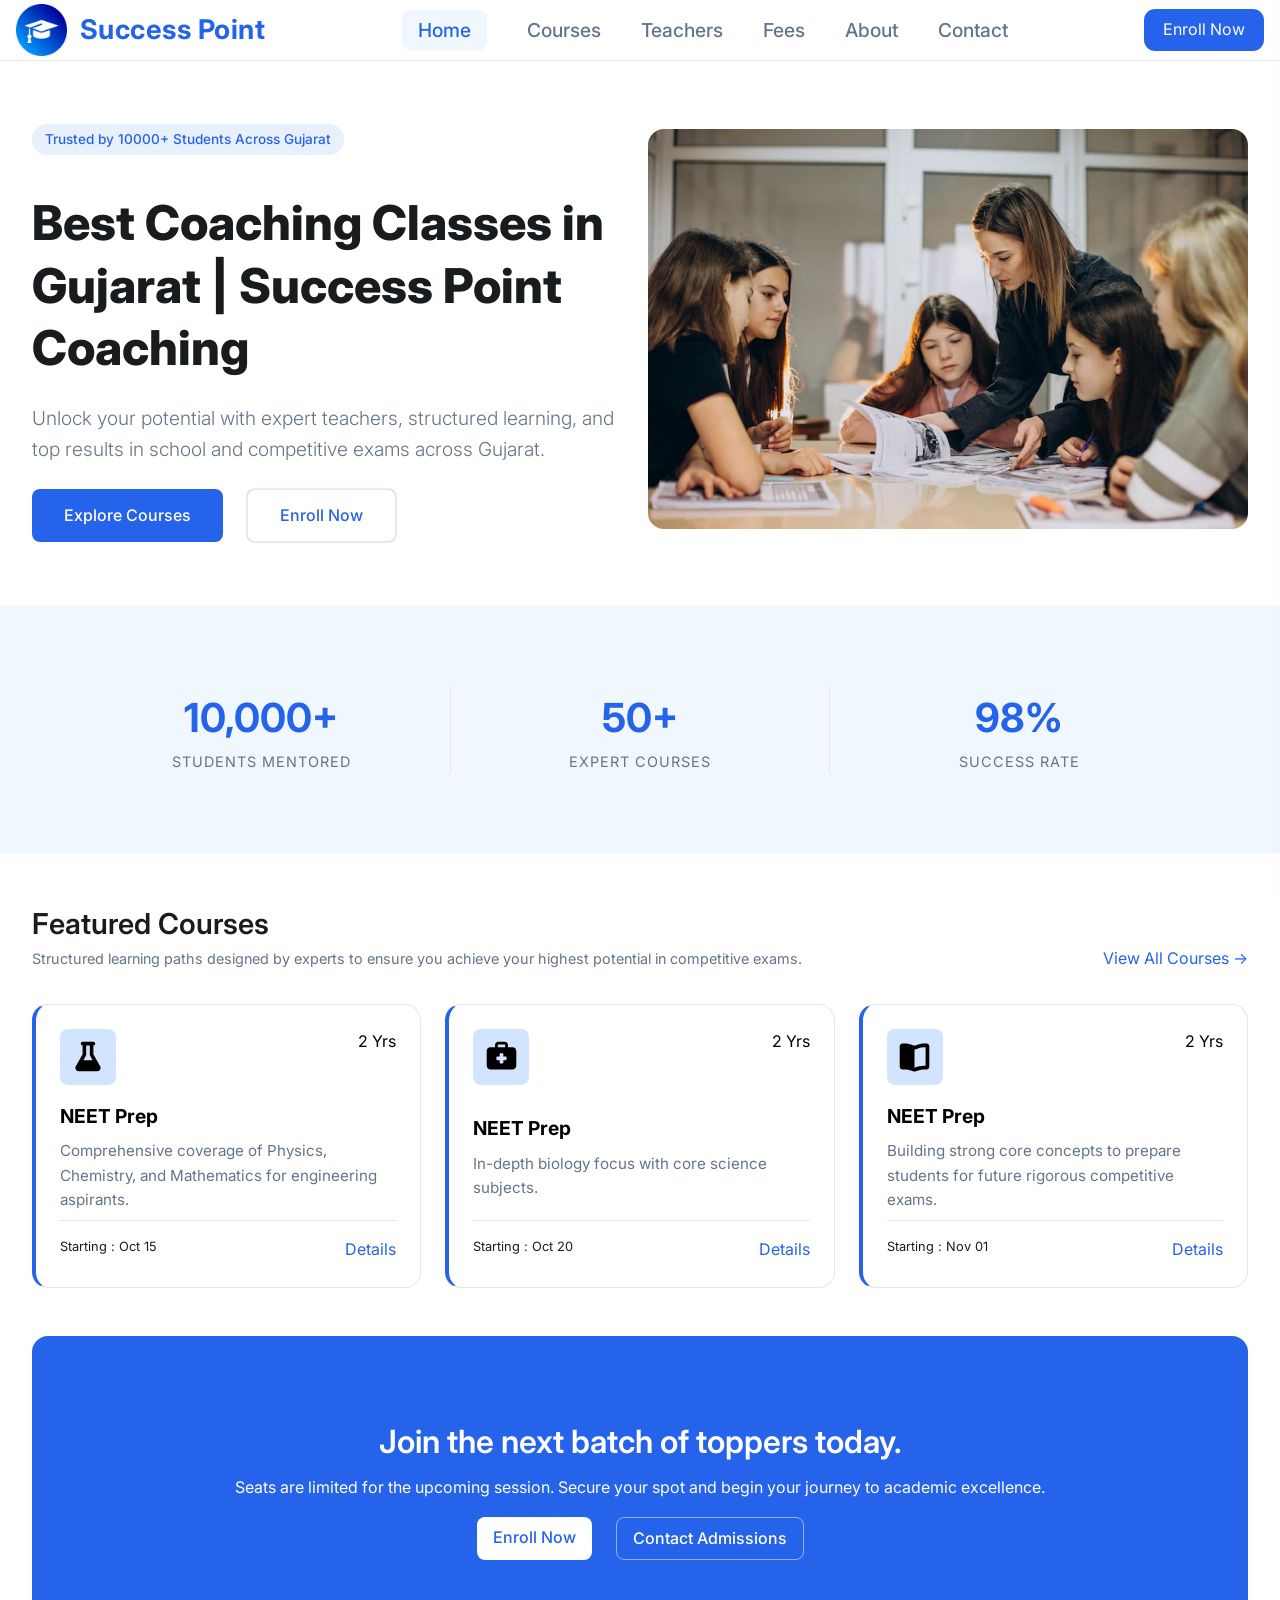
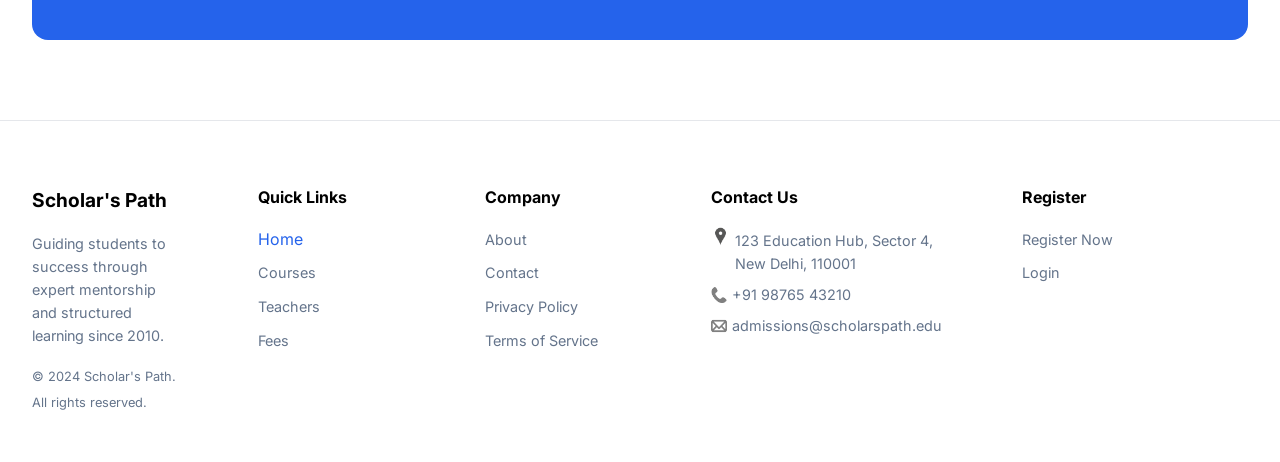
<file: index.html>
<!doctype html>
<html lang="en">
  <head>
    <meta charset="UTF-8" />
    <meta name="viewport" content="width=device-width, initial-scale=1.0" />
    <title>
      Success Point Coaching Classes in Gujarat | Best Tuition for School
      Students
    </title>
    <link rel="stylesheet" href="/CSS/style.css" />
    <link rel="stylesheet" href="CSS/index.css" />
    <link rel="stylesheet" href="CSS/sidebar.css">
    <link
      href="https://fonts.googleapis.com/css2?family=Inter:wght@300;400;500;600;700&display=swap"
      rel="stylesheet"
    />
    <meta
      name="description"
      content="Join Success Point Coaching Classes in Gujarat for expert tuition in Maths, Science & Commerce. Online & offline classes, experienced teachers & best results for school students."
    />
    <!-- Favicon -->
    <link
      rel="icon"
      type="image/png"
      sizes="32x32"
      href="/favicon/favicon-32x32.png"
    />
    <link
      rel="icon"
      type="image/png"
      sizes="16x16"
      href="/favicon/favicon-16x16.png"
    />
    <link
      rel="icon"
      type="image/png"
      sizes="96x96"
      href="/favicon/favicon-96x96.png"
    />
    <!-- Android -->
    <link
      rel="icon"
      type="image/png"
      sizes="192x192"
      href="/favicon/android-icon-192x192.png"
    />
    <!-- Apple Touch Icons -->
    <link
      rel="apple-touch-icon"
      sizes="57x57"
      href="/favicon/apple-icon-57x57.png"
    />
    <link
      rel="apple-touch-icon"
      sizes="60x60"
      href="/favicon/apple-icon-60x60.png"
    />
    <link
      rel="apple-touch-icon"
      sizes="72x72"
      href="/favicon/apple-icon-72x72.png"
    />
    <link
      rel="apple-touch-icon"
      sizes="76x76"
      href="/favicon/apple-icon-76x76.png"
    />
    <link
      rel="apple-touch-icon"
      sizes="114x114"
      href="/favicon/apple-icon-114x114.png"
    />
    <link
      rel="apple-touch-icon"
      sizes="120x120"
      href="/favicon/apple-icon-120x120.png"
    />
    <link
      rel="apple-touch-icon"
      sizes="144x144"
      href="/favicon/apple-icon-144x144.png"
    />
    <link
      rel="apple-touch-icon"
      sizes="152x152"
      href="/favicon/apple-icon-152x152.png"
    />
    <link
      rel="apple-touch-icon"
      sizes="180x180"
      href="/favicon/apple-icon-180x180.png"
    />
    <!-- Manifest -->
    <link rel="manifest" href="/favicon/manifest.json" />
    <!-- Microsoft -->
    <meta name="msapplication-TileColor" content="#ffffff" />
    <meta
      name="msapplication-TileImage"
      content="/favicon/ms-icon-144x144.png"
    />
    <!-- Theme Color -->
    <meta name="theme-color" content="#ffffff" />
  </head>
  <body>
    <!-- header part -->
    <header class="header-container">
      <div class="header-content">
        <!-- Logo -->
        <div class="logo-container">
          <a href="#home" class="logo-content">
            <img src="/Images/logo.png" alt="Logo" class="logo-img" />
            <span class="logo-txt">Success Point</span>
          </a>
        </div>
        <!-- Navigation -->
        <nav>
          <ul class="nav-link">
            <li><a href="index.html" class="nav-link-txt active">Home</a></li>
            <li><a href="subject.html" class="nav-link-txt">Courses</a></li>
            <li><a href="teachers.html" class="nav-link-txt">Teachers</a></li>
            <li><a href="fees.html" class="nav-link-txt">Fees</a></li>
            <li><a href="about.html" class="nav-link-txt">About</a></li>
            <li><a href="contact.html" class="nav-link-txt">Contact</a></li>
          </ul>
        </nav>
        <!-- Mobile Menu Button -->
        <button id="menu-btn" class="menu-btn">☰</button>
        <!--Enroll Button-->
        <div class="header-button">
          <a href="Register-login/register.html" class="Enroll-button"
            >Enroll Now</a
          >
        </div>
      </div>
    </header>
    <!-- Sidebar -->
    <div id="sidebar" class="sidebar">
      <button id="close-btn" class="close-btn">✖</button>
      <ul class="sidebar-links">
        <li class="sider-li"><a href="index.html" class="active">Home</a></li>
        <li class="sider-li"><a href="subject.html">Courses</a></li>
        <li class="sider-li"><a href="teachers.html">Teachers</a></li>
        <li class="sider-li"><a href="fees.html">Fees</a></li>
        <li class="sider-li"><a href="about.html">About</a></li>
        <li class="sider-li"><a href="contact.html">Contact</a></li>
        <li class="sider-li"><a href="Register-login/register.html" class="sidebar-enroll" id="sidebar-enroll"> Enroll Now</a></li>
      </ul>
    </div>
    <!-- section part -->
    <main class="section-container">
      <section class="section-content">
        <!-- section left  -->
        <div class="section-left">
          <span class="tagline">Trusted by 10000+ Students Across Gujarat</span>
          <h1 class="section-left-title">
            Best Coaching Classes in Gujarat | Success Point Coaching
          </h1>
          <p class="section-left-des">
            Unlock your potential with expert teachers, structured learning, and
            top results in school and competitive exams across Gujarat.
          </p>
          <!-- section-button -->
          <div class="section-btn">
            <a href="courses.html" class="explore-btn">Explore Courses</a>
            <a
              href="Register-login/register.html"
              class="enroll-btn"
              target="_blank"
              >Enroll Now</a
            >
          </div>
        </div>
        <!-- section right -->
        <div class="section-right">
          <div class="section-right-img-container">
            <img
              src="/Images/section-img.avif"
              alt="Students studying at Success Point Coaching Classes in Gujarat"
              loading="lazy"
              class="section-right-img"
            />
          </div>
        </div>
      </section>
    </main>
    <!-- achivement section -->
    <section class="stats-container" aria-label="Coaching achievements">
      <div class="stats-content">
        <article class="stat-item">
          <h2 class="stat-item-title">10,000+</h2>
          <p class="stat-item-desc">Students Mentored</p>
        </article>
        <article class="stat-item">
          <h2 class="stat-item-title">50+</h2>
          <p class="stat-item-desc">Expert Courses</p>
        </article>
        <article class="stat-item">
          <h2 class="stat-item-title">98%</h2>
          <p class="stat-item-desc">Success Rate</p>
        </article>
      </div>
    </section>
    <!-- Featured Courses section -->
    <section class="courses-container">
      <div class="courses-content">
        <header class="courses-header">
          <div class="course-header-left">
            <h2 class="courses-header-title">Featured Courses</h2>
            <p class="courses-header-desc">
              Structured learning paths designed by experts to ensure you
              achieve your highest potential in competitive exams.
            </p>
          </div>
          <a href="#" class="view-all">View All Courses →</a>
        </header>
        <div class="courses-cards">
          <!-- Card 1 -->
          <article class="course-card">
            <div class="course-card-top">
              <div class="course-card-top-img-container">
                <img
                  src="/Images/Chemistry.svg"
                  alt="chemistry"
                  class="course-card-top-img"
                />
              </div>
              <span class="badge">2 Yrs</span>
            </div>
            <div class="course-card-body">
              <h3 class="course-card-title">NEET Prep</h3>
              <p class="course-card-desc">
                Comprehensive coverage of Physics, Chemistry, and Mathematics
                for engineering aspirants.
              </p>
            </div>
            <div class="course-footer">
              <span class="course-footer-span">Starting : Oct 15</span>
              <a href="#" class="course-footer-details">Details</a>
            </div>
          </article>
          <!-- Card 2 -->
          <article class="course-card">
            <div class="course-card-top">
              <div class="course-card-top-img-container">
                <img
                  src="/Images/medical.svg"
                  alt="chemistry"
                  class="course-card-top-img"
                />
              </div>
              <span class="badge">2 Yrs</span>
            </div>
            <div class="course-card-body">
              <h3 class="course-card-title">NEET Prep</h3>
              <p class="course-card-desc">
                In-depth biology focus with core science subjects.
              </p>
            </div>
            <div class="course-footer">
              <span class="course-footer-span">Starting : Oct 20</span>
              <a href="#" class="course-footer-details">Details</a>
            </div>
          </article>
          <!-- Card 3 -->
          <article class="course-card">
            <div class="course-card-top">
              <div class="course-card-top-img-container">
                <img
                  src="/Images/book.svg"
                  alt="chemistry"
                  class="course-card-top-img"
                />
              </div>
              <span class="badge">2 Yrs</span>
            </div>
            <div class="course-card-body">
              <h3 class="course-card-title">NEET Prep</h3>
              <p class="course-card-desc">
                Building strong core concepts to prepare students for future
                rigorous competitive exams.
              </p>
            </div>
            <div class="course-footer">
              <span class="course-footer-span">Starting : Nov 01</span>
              <a href="#" class="course-footer-details">Details</a>
            </div>
          </article>
        </div>
      </div>
    </section>
    <!-- CTA section -->
    <section class="cta-section">
      <div class="cta-content">
        <h2 class="cta-content-title">Join the next batch of toppers today.</h2>
        <p class="cta-content-desc">
          Seats are limited for the upcoming session. Secure your spot and begin
          your journey to academic excellence.
        </p>
        <div class="cta-buttons">
          <a href="Register-login/register.html" class="primary-btn"
            >Enroll Now</a
          >
          <a href="#" class="secondary-btn">Contact Admissions</a>
        </div>
      </div>
    </section>
    <!--footer section-->
    <footer class="footer">
      <div class="footer-container">
        <!-- Left -->
        <div class="footer-col fade-in fade-in-delay-1 footer-col-1">
          <h3 class="footer-col-title">Scholar's Path</h3>
          <p class="footer-col-desc">
            Guiding students to success through expert mentorship and structured
            learning since 2010.
          </p>
          <span class="copyright">
            © 2024 Scholar's Path. All rights reserved.
          </span>
        </div>
        <!-- Quick Links -->
        <div class="footer-col fade-in fade-in-delay-2">
          <h4 class="quick-title">Quick Links</h4>
          <ul class="footer-links">
            <li class="footer-col-link-li">
              <a href="index.html" class="footer-col-link active">Home</a>
            </li>
            <li class="footer-col-link-li">
              <a href="courses.html" class="footer-col-link">Courses</a>
            </li>
            <li class="footer-col-link-li">
              <a href="teachers.html" class="footer-col-link">Teachers</a>
            </li>
            <li class="footer-col-link-li">
              <a href="fees.html" class="footer-col-link">Fees</a>
            </li>
          </ul>
        </div>
        <!-- Company -->
        <div class="footer-col fade-in fade-in-delay-3">
          <h4 class="quick-title">Company</h4>
          <ul class="footer-links">
            <li class="footer-col-link-li">
              <a href="about.html" class="footer-col-link">About</a>
            </li>
            <li class="footer-col-link-li">
              <a href="contact.html" class="footer-col-link">Contact</a>
            </li>
            <li class="footer-col-link-li">
              <a href="privacy.html" class="footer-col-link">Privacy Policy</a>
            </li>
            <li class="footer-col-link-li">
              <a href="terms.html" class="footer-col-link">Terms of Service</a>
            </li>
          </ul>
        </div>
        <!-- Contact -->
        <div class="footer-col fade-in fade-in-delay-4 footer-col-1">
          <h4 class="quick-title">Contact Us</h4>
          <ul class="footer-links">
            <li class="footer-col-contact-link footer-contact-location">
              <img
                src="/Images/location-img.png"
                alt="Expert mentor illustration"
                class="contact-img contact-location"
              />
              123 Education Hub, Sector 4, New Delhi, 110001
            </li>
            <li class="footer-col-contact-link footer-contact">
              <img src="/Images/call-img.png" alt="" class="contact-img" />
              +91 98765 43210
            </li>
            <li class="footer-col-contact-link footer-contact">
              <img
                src="/Images/email-img.png"
                alt="Expert mentor illustration"
                class="contact-img"
              />
              admissions@scholarspath.edu
            </li>
          </ul>
        </div>
        <!--Register and logo box-->
        <div class="footer-col fade-in fade-in-delay-3">
          <h4 class="quick-title">Register</h4>
          <ul class="footer-links">
            <li class="footer-col-link-li">
              <a href="Register-login/register.html" class="footer-col-link"
                >Register Now</a
              >
            </li>
            <li class="footer-col-link-li">
              <a href="Register-login/login.html" class="footer-col-link"
                >Login</a
              >
            </li>
          </ul>
        </div>
      </div>
    </footer>
    <script src="/javaScript/index.js"></script>
  </body>
</html>
</file>
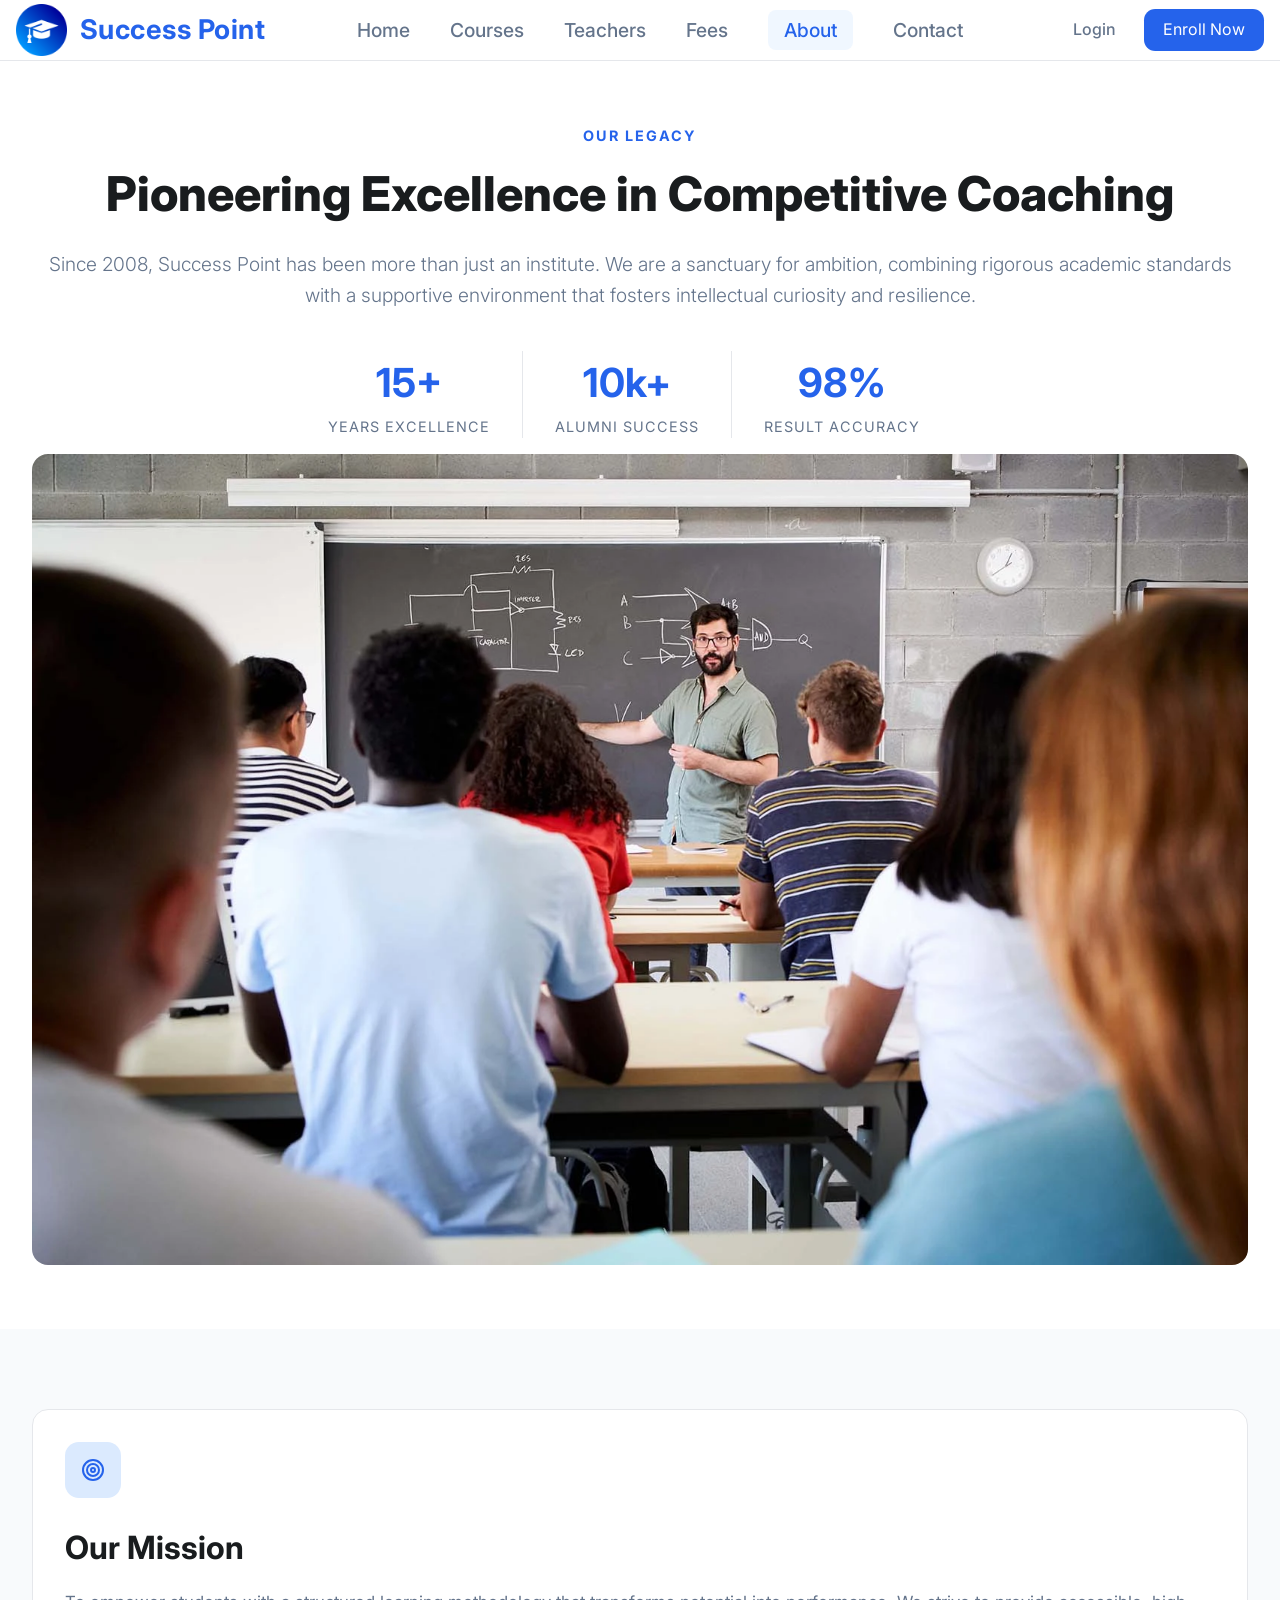
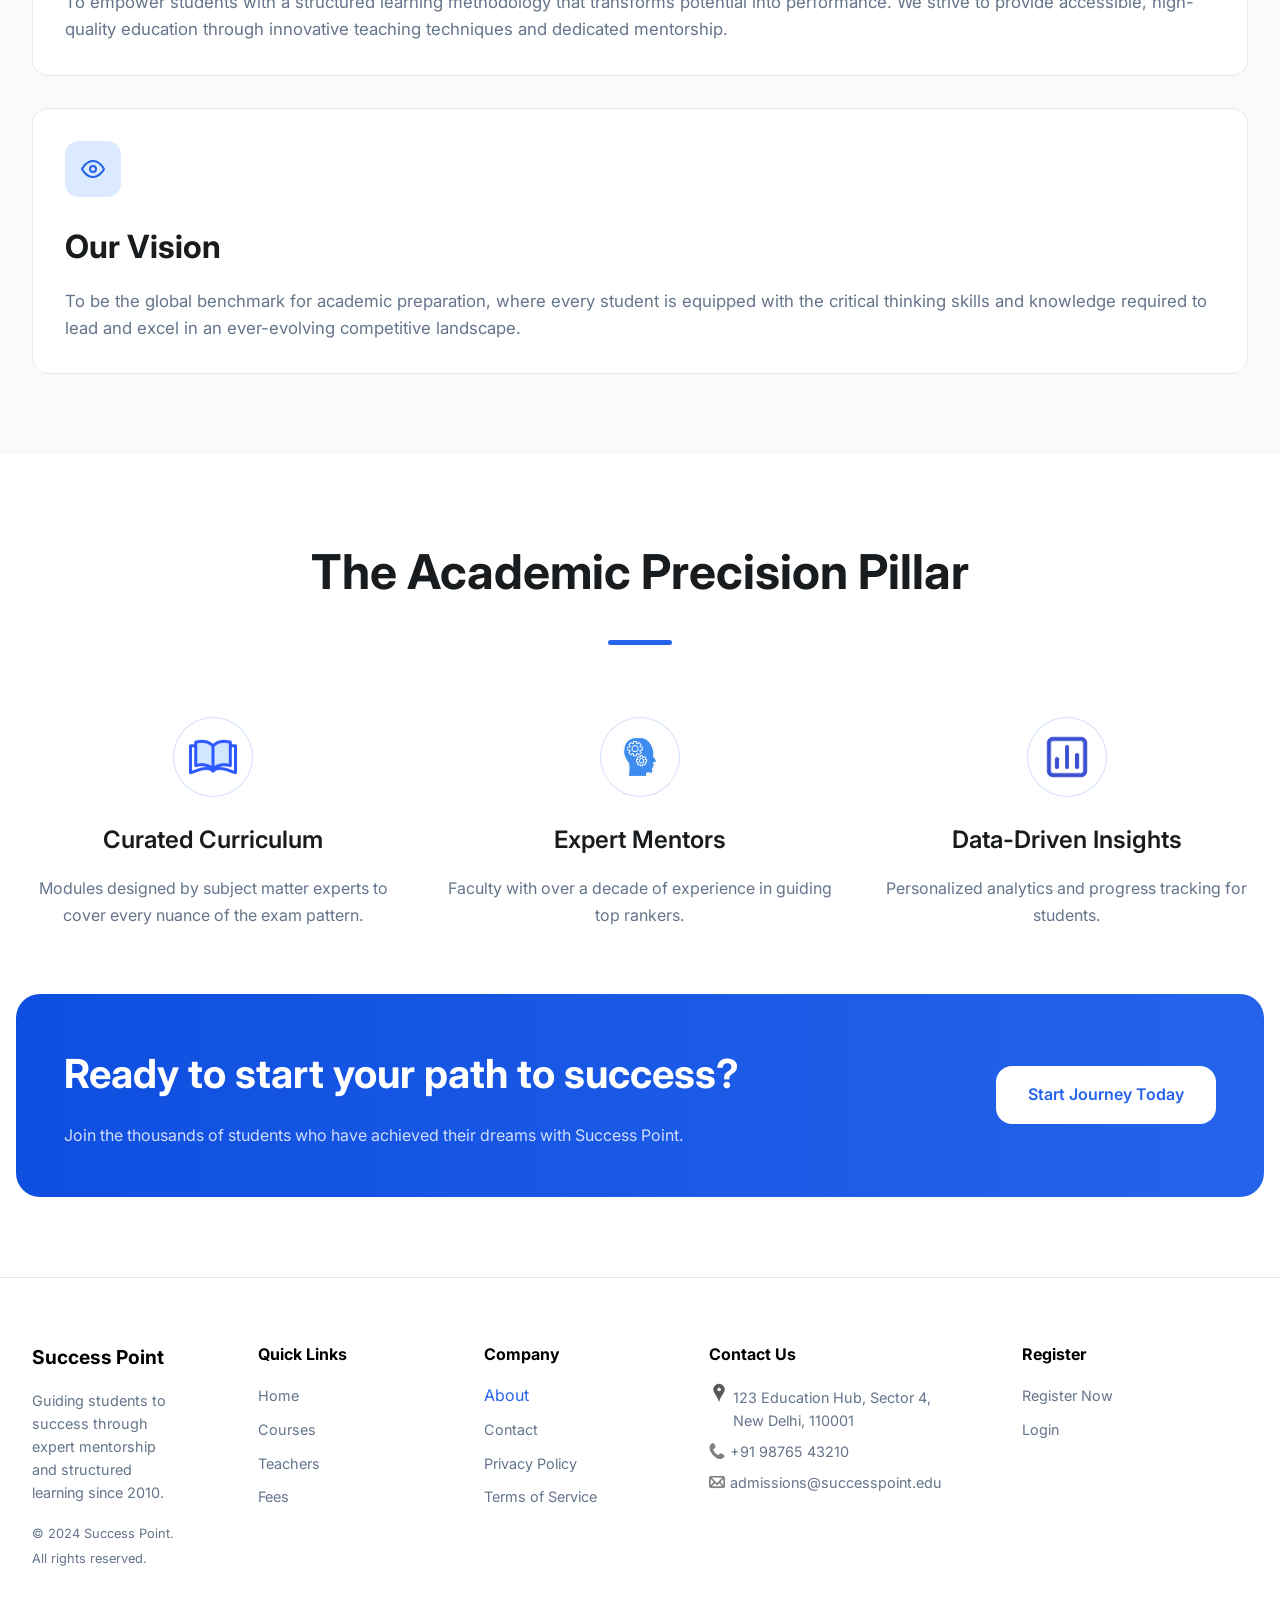
<file: about.html>
<!DOCTYPE html>
<html lang="en">
<head>
    <meta charset="UTF-8">
    <!-- Responsive -->
    <meta name="viewport" content="width=device-width, initial-scale=1.0">
    <!-- SEO Title -->
    <title>About Us | Success Point Coaching Classes Gujarat</title>
    <!-- SEO Description -->
    <meta 
        name="description" 
        content="Learn about Success Point Coaching Classes in Gujarat. Discover our mission, expert mentors, structured learning approach, and commitment to student success."
    >
    <!-- Canonical -->
    <link 
        rel="canonical" 
        href="https://coachin-classes-32.vercel.app/about.html"
    >
    <!-- Open Graph -->
    <meta property="og:title" content="About Success Point Coaching">  
    <meta 
        property="og:description" 
        content="Expert coaching classes in Gujarat for competitive exams."
    >
    <meta property="og:type" content="website">
    <meta 
        property="og:url" 
        content="https://coachin-classes-32.vercel.app/about.html"
    >
    <meta 
        property="og:image" 
        content="https://coachin-classes-32.vercel.app/Images/claases-img.webp"
    >
    <meta 
        property="og:site_name" 
        content="Success Point Coaching"
    >
    <!-- Theme Color -->
    <meta name="theme-color" content="#ffffff">
    <!-- Microsoft -->
    <meta name="msapplication-TileColor" content="#ffffff">
    <meta 
        name="msapplication-TileImage" 
        content="/favicon/ms-icon-144x144.png"
    >
    <!-- Google Font -->
    <link 
        href="https://fonts.googleapis.com/css2?family=Inter:wght@300;400;500;600;700&display=swap" 
        rel="stylesheet"
    >
    <!-- CSS -->
    <link rel="stylesheet" href="/CSS/style.css">
    <link rel="stylesheet" href="/CSS/about.css">
    <!-- Favicon -->
    <link 
        rel="icon" 
        type="image/png" 
        sizes="32x32" 
        href="/favicon/favicon-32x32.png"
    >
    <link 
        rel="icon" 
        type="image/png" 
        sizes="16x16" 
        href="/favicon/favicon-16x16.png"
    >
    <!-- Android -->
    <link 
        rel="icon" 
        type="image/png" 
        sizes="192x192" 
        href="/favicon/android-icon-192x192.png"
    >
    <!-- Apple -->
    <link 
        rel="apple-touch-icon" 
        sizes="180x180" 
        href="/favicon/apple-icon-180x180.png"
    >
    <!-- Manifest -->
    <link rel="manifest" href="/favicon/manifest.json">
    <meta property="og:locale" content="en_IN">
    <meta name="twitter:card" content="summary_large_image">
    <meta name="twitter:title" content="About Success Point Coaching">
    <meta name="twitter:description" content="Expert coaching classes in Gujarat for competitive exams.">
    <meta name="twitter:image" content="https://coachin-classes-32.vercel.app/Images/claases-img.webp">
</head>
<body>
    <!-- header part -->
    <header class="header-container">
        <div class="header-content">
            <!-- Logo -->
            <div class="logo-container">
                <a href="index.html" class="logo-content">
                    <img src="/Images/logo.png" alt="Success Point Coaching Logo" class="logo-img" loading="lazy">
                    <span class="logo-txt">Success Point</span>
                </a>
            </div>
             <!-- Navigation -->
            <nav aria-label="Main Navigation">
                <ul class="nav-link">
                    <li><a href="index.html" class="nav-link-txt">Home</a></li>
                    <li><a href="courses.html" class="nav-link-txt">Courses</a></li>
                    <li><a href="teachers.html" class="nav-link-txt">Teachers</a></li>
                    <li><a href="fees.html" class="nav-link-txt">Fees</a></li>
                    <li><a href="about.html" class="nav-link-txt active">About</a></li>
                    <li><a href="contact.html" class="nav-link-txt">Contact</a></li>
                </ul>
            </nav>
            <!--Enroll Button-->
            <div class="header-button">
                <a href="register-login/login.html" class="login-btn">Login</a>
                <a href="register-login/register.html" class="Enroll-button">Enroll Now</a>
            </div>
        </div>
    </header>
    <!--SECTION PART-->
    <section class="legacy-section" aria-labelledby="legacy-heading">
        <div class="legacy-container">
            <!-- LEFT CONTENT -->
            <article class="legacy-content">
                <header class="legacy-header">
                    <p class="legacy-label">
                        Our Legacy
                    </p>
                    <h1 id="legacy-heading" class="legacy-title">
                        Pioneering Excellence in
                        Competitive Coaching
                    </h1>
                </header>
                <p class="legacy-description">
                    Since 2008, Success Point has been more than just an institute.
                    We are a sanctuary for ambition, combining rigorous academic
                    standards with a supportive environment that fosters intellectual
                    curiosity and resilience.
                </p>
                <!-- STATS -->
                <div class="legacy-stats">
                    <div class="stat-card">
                        <h3 class="stat-number">15+</h3>
                        <p class="stat-text">Years Excellence</p>
                    </div>
                    <div class="stat-card">
                        <h3 class="stat-number">10k+</h3>
                        <p class="stat-text">Alumni Success</p>
                    </div>
                    <div class="stat-card">
                        <h3 class="stat-number">98%</h3>
                        <p class="stat-text">Result Accuracy</p>
                    </div>
                </div>
            </article>
            <!-- RIGHT IMAGE -->
            <figure class="legacy-image-wrapper">
                <img src="/Images/claases-img.webp" alt="Students attending competitive coaching classroom session" class="legacy-image" loading="lazy">
            </figure>
        </div>
    </section>
    <!-- MISSION & VISION-->
    <section class="mission-vision-section" aria-label="Mission and Vision">
        <div class="mission-vision-container">
            <!-- MISSION -->
            <article class="info-card mission-card">
                <div class="info-icon-wrapper">
                    <!-- TARGET ICON -->
                    <svg
                        xmlns="http://www.w3.org/2000/svg"
                        class="info-icon"
                        viewBox="0 0 24 24"
                        fill="none"
                        stroke="currentColor"
                        stroke-width="2"
                        stroke-linecap="round"
                        stroke-linejoin="round"
                        aria-hidden="true"
                    >
                        <circle cx="12" cy="12" r="10"></circle>
                        <circle cx="12" cy="12" r="6"></circle>
                        <circle cx="12" cy="12" r="2"></circle>
                    </svg>
                </div>
                <h2 class="info-title">
                    Our Mission
                </h2>
                <p class="info-description">
                    To empower students with a structured learning methodology that
                    transforms potential into performance. We strive to provide
                    accessible, high-quality education through innovative teaching
                    techniques and dedicated mentorship.
                </p>
            </article>
            <!-- VISION -->
            <article class="info-card vision-card">
                <div class="info-icon-wrapper">
                    <!-- EYE ICON -->
                    <svg
                        xmlns="http://www.w3.org/2000/svg"
                        class="info-icon"
                        viewBox="0 0 24 24"
                        fill="none"
                        stroke="currentColor"
                        stroke-width="2"
                        stroke-linecap="round"
                        stroke-linejoin="round"
                        aria-hidden="true"
                    >
                        <path d="M1 12s4-8 11-8 11 8 11 8-4 8-11 8S1 12 1 12z"></path>
                        <circle cx="12" cy="12" r="3"></circle>
                    </svg>
                </div>
                <h2 class="info-title">
                    Our Vision
                </h2>
                <p class="info-description">
                    To be the global benchmark for academic preparation, where every
                    student is equipped with the critical thinking skills and knowledge
                    required to lead and excel in an ever-evolving competitive landscape.
                </p>
            </article>
        </div>
    </section>
    <!--pillar section  and cta section-->
    <section class="pillar-section">
        <div class="pillar-container">
            <!-- Heading -->
            <div class="pillar-heading">
                <h2 class="pillar-title">
                    The Academic Precision Pillar
                </h2>
                <span class="pillar-divider"></span>
            </div>
            <!-- Cards -->
            <div class="pillar-cards">
                <!-- Card 1 -->
                <div class="pillar-card">
                    <div class="pillar-icon-box">
                        <img src="/Images/pdf.png"  alt="Curated curriculum and study material illustration" class="pillar-img">
                    </div>
                    <h3 class="pillar-card-title">
                        Curated Curriculum
                    </h3>
                    <p class="pillar-card-text">
                        Modules designed by subject matter experts to cover every nuance 
                        of the exam pattern.
                    </p>
                </div>
                <!-- Card 2 -->
                <div class="pillar-card">
                    <div class="pillar-icon-box">
                        <img src="/Images/pillar-man-img.avif" alt="Experienced teacher guiding students" class="pillar-img">
                    </div>
                    <h3 class="pillar-card-title">
                        Expert Mentors
                    </h3>
                    <p class="pillar-card-text">
                        Faculty with over a decade of experience in guiding top rankers.
                    </p>
                </div>
                <!-- Card 3 -->
                <div class="pillar-card">
                    <div class="pillar-icon-box">
                        <img src="/Images/data-driven-img.png" alt="Student performance analytics dashboard illustration" class="pillar-img">
                    </div>
                    <h3 class="pillar-card-title">
                        Data-Driven Insights
                    </h3>
                    <p class="pillar-card-text">
                        Personalized analytics and progress tracking for students.
                    </p>
                </div>
            </div>
            <!-- CTA -->
            <div class="pillar-cta">
                <!-- Left -->
                <div class="pillar-cta-left">
                    <h3 class="pillar-cta-title">
                        Ready to start your path to success?
                    </h3>
                    <p class="pillar-cta-description">
                        Join the thousands of students who have achieved their dreams 
                        with Success Point.
                    </p>
                </div>
                <!-- Right -->
                <div class="pillar-cta-right">
                    <a href="courses.html" class="pillar-btn">
                        Start Journey Today
                    </a>
                </div>
            </div>
        </div>
    </section>
    <!--footer section-->
    <footer class="footer">
        <div class="footer-container">
            <!-- Left -->
            <div class="footer-col fade-in fade-in-delay-1 footer-col-1">
                <h3 class="footer-col-title">Success Point</h3>
                <p class="footer-col-desc">
                    Guiding students to success through expert mentorship and structured 
                    learning since 2010.
                </p>
                <span class="copyright">
                    © 2024 Success Point. All rights reserved.
                </span>
            </div>
            <!-- Quick Links -->
            <div class="footer-col fade-in fade-in-delay-2">
                <h4 class="quick-title">Quick Links</h4>
                <ul class="footer-links">
                    <li class="footer-col-link-li"><a href="index.html" class="footer-col-link">Home</a></li>
                    <li class="footer-col-link-li"><a href="courses.html" class="footer-col-link">Courses</a></li>
                    <li class="footer-col-link-li"><a href="teachers.html" class="footer-col-link">Teachers</a></li>
                    <li class="footer-col-link-li"><a href="fees.html" class="footer-col-link">Fees</a></li>
                </ul>
            </div>
            <!-- Company -->
            <div class="footer-col fade-in fade-in-delay-3">
                <h4 class="quick-title">Company</h4>
                <ul class="footer-links">
                    <li class="footer-col-link-li"><a href="about.html" class="footer-col-link active">About</a></li>
                    <li class="footer-col-link-li"><a href="contact.html" class="footer-col-link">Contact</a></li>
                    <li class="footer-col-link-li"><a href="privacy.html" class="footer-col-link">Privacy Policy</a></li>
                    <li class="footer-col-link-li"><a href="terms.html" class="footer-col-link">Terms of Service</a></li>
                </ul>
            </div>
            <!-- Contact -->
            <div class="footer-col fade-in fade-in-delay-4 footer-col-1">
                <h4 class="quick-title">Contact Us</h4>
                <ul class="footer-links">
                    <li class="footer-col-contact-link footer-contact-location">
                        <img src="/Images/location-img.png" alt="Location icon" class="contact-img contact-location" loading="lazy">
                        123 Education Hub, Sector 4, New Delhi, 110001</li>
                    <li class="footer-col-contact-link footer-contact">
                        <img src="/Images/call-img.png" alt="Phone icon" class="contact-img" loading="lazy"> 
                        +91 98765 43210
                    </li>
                    <li class="footer-col-contact-link footer-contact">
                        <img src="/Images/email-img.png" alt="Email icon" class="contact-img" loading="lazy">
                        admissions@successpoint.edu
                    </li>
                </ul>
            </div>
            <!--Register and logo box-->
            <div class="footer-col fade-in fade-in-delay-3">
                <h4 class="quick-title">Register</h4>
                <ul class="footer-links">
                    <li class="footer-col-link-li"><a href="register-login/register.html" class="footer-col-link">Register Now</a></li>
                    <li class="footer-col-link-li"><a href="register-login/login.html" class="footer-col-link">Login</a></li>
                </ul>
            </div>
        </div>
    </footer>
</body>
</html>
</file>
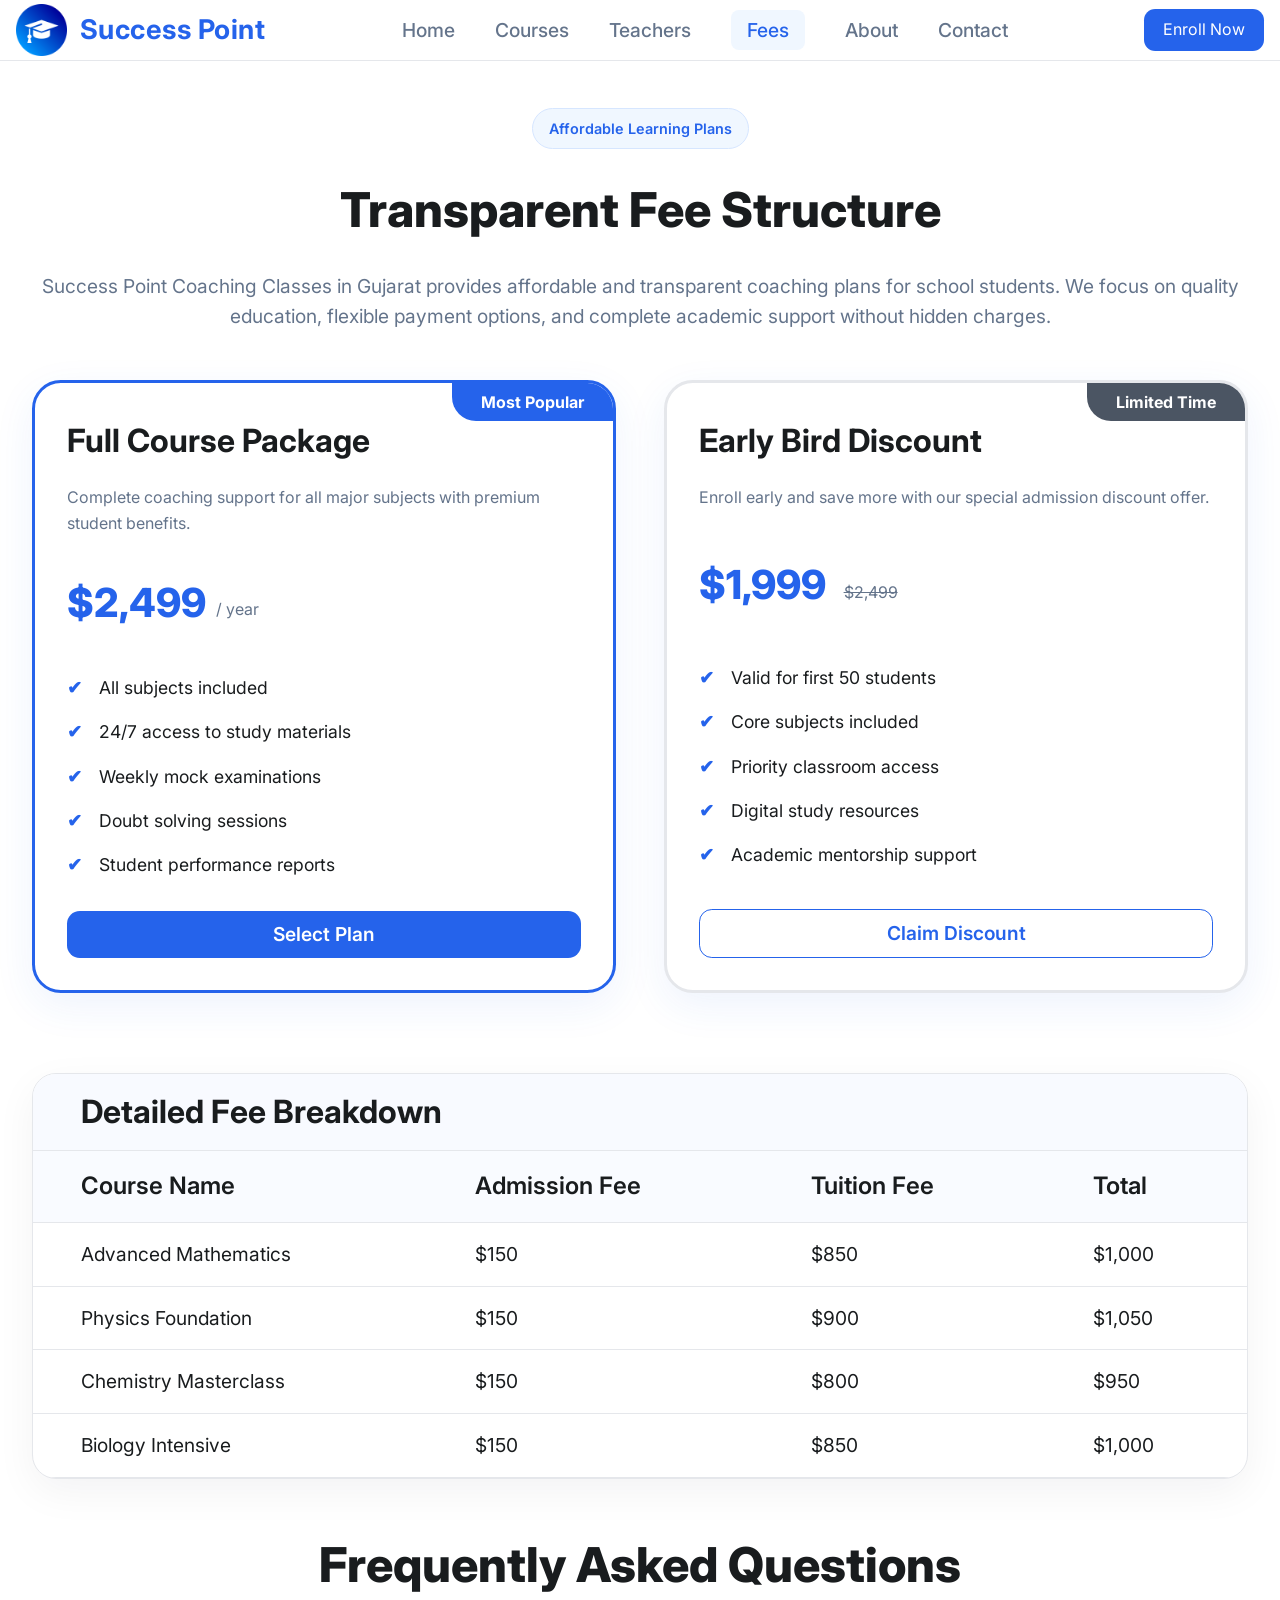
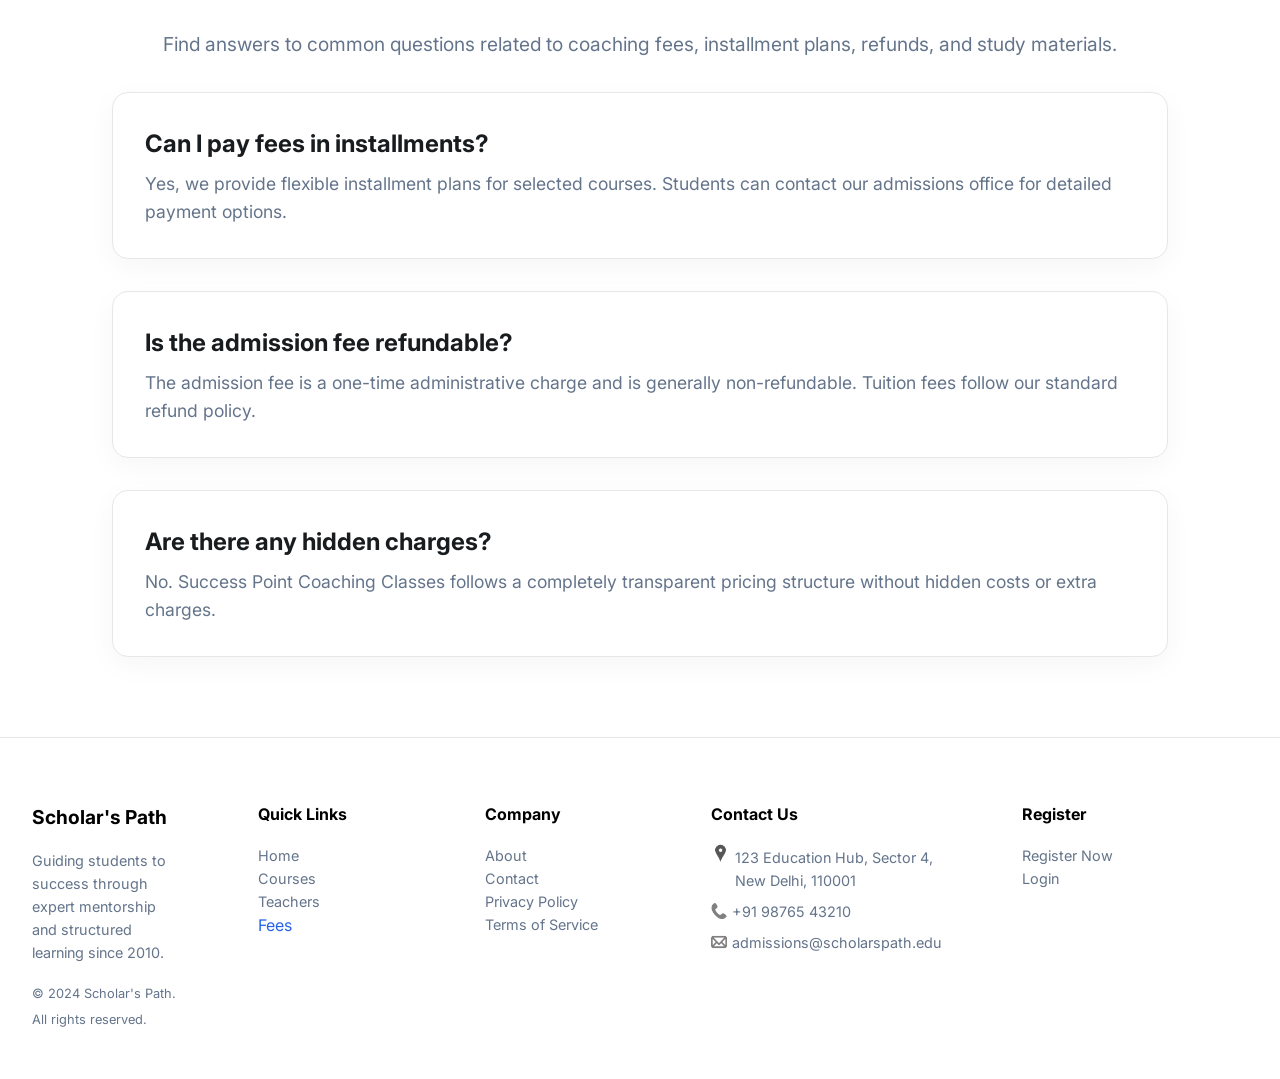
<file: fees.html>
<!DOCTYPE html>
<html lang="en">
<head>
    <!-- =========================BASIC META TAGS========================= -->
    <meta charset="UTF-8">
    <meta http-equiv="X-UA-Compatible" content="IE=edge">
    <meta name="viewport" content="width=device-width, initial-scale=1.0">
    
    <title>Fee Structure | Success Point Coaching Classes Gujarat</title>
    
    <meta name="description"
        content="Explore the transparent fee structure of Success Point Coaching Classes in Gujarat. Affordable tuition fees, installment plans, scholarship discounts, and quality coaching for school students.">
    <meta name="keywords"
        content="Success Point Coaching Classes fees, Gujarat coaching classes, tuition fees Gujarat, affordable coaching classes, science coaching fees, math tuition fees, school coaching Gujarat">
    <meta name="author"content="Success Point Coaching Classes">
    <meta name="robots"content="index, follow">
    <meta name="theme-color" content="#2563EB">
    <meta name="rating"content="general">
    <meta name="language"content="English">
    <meta name="revisit-after"content="7 days">
    
    <!-- =========================  CANONICAL URL   ========================= -->
    <link rel="canonical" href="https://www.successpointclasses.com/fee-structure">

    <!-- =========================  OPEN GRAPH / FACEBOOK SEO   ========================= -->
    <meta property="og:type"content="website">
    <meta property="og:title" content="Fee Structure | Success Point Coaching Classes Gujarat">
    <meta property="og:description" content="Check affordable and transparent fee plans for school students at Success Point Coaching Classes in Gujarat.">
    <meta property="og:url" content="https://www.successpointclasses.com/fee-structure">
    <meta property="og:site_name" content="Success Point Coaching Classes">
    <meta property="og:image" content="https://www.successpointclasses.com/images/fee-structure-banner.jpg">

    <!-- =========================    TWITTER SEO    ========================= -->
    <meta name="twitter:card" content="summary_large_image">
    <meta name="twitter:title" content="Fee Structure | Success Point Coaching Classes Gujarat">
    <meta name="twitter:description" content="Affordable coaching fees, installment options, and transparent pricing for students in Gujarat.">
    <meta name="twitter:image" content="https://www.successpointclasses.com/images/fee-structure-banner.jpg">

    <!-- =========================    FAVICON    ========================= -->
    <link rel="icon" type="image/png" sizes="32x32" href="/favicon/favicon-32x32.png">
    <link rel="icon" type="image/png" sizes="16x16" href="/favicon/favicon-16x16.png">
    <link rel="icon" type="image/png" sizes="96x96" href="/favicon/favicon-96x96.png">
    <!-- Android -->
    <link rel="icon" type="image/png" sizes="192x192" href="/favicon/android-icon-192x192.png">
    <!-- Apple Touch Icons -->
    <link rel="apple-touch-icon" sizes="57x57" href="/favicon/apple-icon-57x57.png">
    <link rel="apple-touch-icon" sizes="60x60" href="/favicon/apple-icon-60x60.png">
    <link rel="apple-touch-icon" sizes="72x72" href="/favicon/apple-icon-72x72.png">
    <link rel="apple-touch-icon" sizes="76x76" href="/favicon/apple-icon-76x76.png">
    <link rel="apple-touch-icon" sizes="114x114" href="/favicon/apple-icon-114x114.png">
    <link rel="apple-touch-icon" sizes="120x120" href="/favicon/apple-icon-120x120.png">
    <link rel="apple-touch-icon" sizes="144x144" href="/favicon/apple-icon-144x144.png">
    <link rel="apple-touch-icon" sizes="152x152" href="/favicon/apple-icon-152x152.png">
    <link rel="apple-touch-icon" sizes="180x180" href="/favicon/apple-icon-180x180.png">

    <!-- =========================    GOOGLE FONTS    ========================= -->
    <link href="https://fonts.googleapis.com/css2?family=Inter:wght@300;400;500;600;700&display=swap" rel="stylesheet">

    <!-- =========================  CSS FILES   ========================= -->
    <link rel="stylesheet" href="/CSS/style.css">
    <link rel="stylesheet" href="/CSS/fees.css">
    
    <!-- =========================  STRUCTURED DATA SEO    ========================= -->
    <script type="application/ld+json">
    {
        "@context":"https://schema.org",
        "@type":"EducationalOrganization",
        "name":"Success Point Coaching Classes",
        "url":"https://www.successpointclasses.com",
        "logo":"https://www.successpointclasses.com/images/logo.png",
        "description":"Success Point Coaching Classes in Gujarat provides affordable coaching, transparent fee structure, and quality education for school students.",
        "address":{
            "@type":"PostalAddress",
            "addressRegion":"Gujarat",
            "addressCountry":"India"
        }
    }
    </script>
</head>
<body> 
    <!-- header part -->
    <header class="header-container">
        <div class="header-content">
            <!-- Logo -->
            <div class="logo-container">
                <a href="#home" class="logo-content">
                    <img src="/Images/logo.png" alt="Logo" class="logo-img">
                    <span class="logo-txt">Success Point</span>
                </a>
            </div>
             <!-- Navigation -->
            <nav>
                <ul class="nav-link">
                    <li><a href="index.html" class="nav-link-txt">Home</a></li>
                    <li><a href="subject.html" class="nav-link-txt">Courses</a></li>
                    <li><a href="teachers.html" class="nav-link-txt">Teachers</a></li>
                    <li><a href="fees.html" class="nav-link-txt active">Fees</a></li>
                    <li><a href="about.html" class="nav-link-txt">About</a></li>
                    <li><a href="contact.html" class="nav-link-txt">Contact</a></li>
                </ul>
            </nav>
            <!--Enroll Button-->
            <div class="header-button">
                <a href="Register-login/register.html" class="Enroll-button">Enroll Now</a>
            </div>
        </div>
    </header>
    <!-- =========================    FEE STRUCTURE SECTION START   ========================= -->
    <section class="fee-structure-section">
        <div class="container">
            <!-- SECTION HEADER -->
            <header class="section-header">
                <span class="section-subtitle">
                    Affordable Learning Plans
                </span>
                <h1 class="section-title">
                    Transparent Fee Structure
                </h1>
                <p class="section-description">
                    Success Point Coaching Classes in Gujarat provides affordable and transparent
                    coaching plans for school students. We focus on quality education,
                    flexible payment options, and complete academic support without hidden charges.
                </p>
            </header>
            <!-- PRICING CARD WRAPPER -->
            <div class="pricing-card-wrapper">
                <!-- FULL COURSE PLAN -->
                <article class="pricing-card featured-card">
                    <div class="pricing-badge">
                        Most Popular
                    </div>
                    <header class="card-header">
                        <h2 class="plan-title">
                            Full Course Package
                        </h2>
                        <p class="plan-description">
                            Complete coaching support for all major subjects with premium student benefits.
                        </p>
                    </header>
                    <div class="price-container">
                        <strong class="main-price">
                            $2,499
                        </strong>
                        <span class="price-duration">
                            / year
                        </span>
                    </div>
                    <ul class="feature-list">
                        <li class="feature-item">
                            All subjects included
                        </li>
                        <li class="feature-item">
                            24/7 access to study materials
                        </li>
                        <li class="feature-item">
                            Weekly mock examinations
                        </li>
                        <li class="feature-item">
                            Doubt solving sessions
                        </li>
                        <li class="feature-item">
                            Student performance reports
                        </li>
                    </ul>
                    <footer class="card-footer">
                        <a href="contact.html" class="primary-button">
                            Select Plan
                        </a>
                    </footer>
                </article>
                <!-- EARLY BIRD PLAN -->
                <article class="pricing-card">
                    <div class="limited-badge">
                        Limited Time
                    </div>
                    <header class="card-header">
                        <h2 class="plan-title">
                            Early Bird Discount
                        </h2>
                        <p class="plan-description">
                            Enroll early and save more with our special admission discount offer.
                        </p>
                    </header>
                    <div class="price-container">
                        <strong class="main-price">
                            $1,999
                        </strong>
                        <del class="old-price">
                            $2,499
                        </del>
                    </div>
                    <ul class="feature-list">
                        <li class="feature-item">
                            Valid for first 50 students
                        </li>
                        <li class="feature-item">
                            Core subjects included
                        </li>
                        <li class="feature-item">
                            Priority classroom access
                        </li>
                        <li class="feature-item">
                            Digital study resources
                        </li>
                        <li class="feature-item">
                            Academic mentorship support
                        </li>
                    </ul>
                    <footer class="card-footer">
                        <a href="contact.html" class="secondary-button">
                            Claim Discount
                        </a>
                    </footer>
                </article>
            </div>
            <!-- FEE BREAKDOWN TABLE -->
            <section class="fee-table-section">
                <header class="table-header">
                    <h2 class="table-title">
                        Detailed Fee Breakdown
                    </h2>
                </header>
                <div class="table-responsive">
                    <table class="fee-table">
                        <thead class="table-head">
                            <tr class="table-row">
                                <th class="table-heading">
                                    Course Name
                                </th>
                                <th class="table-heading">
                                    Admission Fee
                                </th>
                                <th class="table-heading">
                                    Tuition Fee
                                </th>
                                <th class="table-heading">
                                    Total
                                </th>
                            </tr>
                        </thead>
                        <tbody class="table-body">
                            <tr class="table-row">
                                <td class="table-data">
                                    Advanced Mathematics
                                </td>
                                <td class="table-data">
                                    $150
                                </td>
                                <td class="table-data">
                                    $850
                                </td>
                                <td class="table-data">
                                    $1,000
                                </td>
                            </tr>
                            <tr class="table-row">
                                <td class="table-data">
                                    Physics Foundation
                                </td>
                                <td class="table-data">
                                    $150
                                </td>
                                <td class="table-data">
                                    $900
                                </td>
                                <td class="table-data">
                                    $1,050
                                </td>
                            </tr>
                            <tr class="table-row">
                                <td class="table-data">
                                    Chemistry Masterclass
                                </td>
                                <td class="table-data">
                                    $150
                                </td>
                                <td class="table-data">
                                    $800
                                </td>
                                <td class="table-data">
                                    $950
                                </td>
                            </tr>
                            <tr class="table-row">
                                <td class="table-data">
                                    Biology Intensive
                                </td>
                                <td class="table-data">
                                    $150
                                </td>
                                <td class="table-data">
                                    $850
                                </td>
                                <td class="table-data">
                                    $1,000
                                </td>
                            </tr>
                        </tbody>
                    </table>
                </div>
            </section>
            <!-- FAQ SECTION -->
            <section class="faq-section">
                <header class="faq-header">
                    <h2 class="faq-title">
                        Frequently Asked Questions
                    </h2>
                    <p class="faq-description">
                        Find answers to common questions related to coaching fees,
                        installment plans, refunds, and study materials.
                    </p>
                </header>
                <div class="faq-wrapper">
                    <!-- FAQ ITEM -->
                    <article class="faq-card">
                        <h3 class="faq-question">
                            Can I pay fees in installments?
                        </h3>
                        <p class="faq-answer">
                            Yes, we provide flexible installment plans for selected courses.
                            Students can contact our admissions office for detailed payment options.
                        </p>
                    </article>
                    <!-- FAQ ITEM -->
                    <article class="faq-card">
                        <h3 class="faq-question">
                            Is the admission fee refundable?
                        </h3>
                        <p class="faq-answer">
                            The admission fee is a one-time administrative charge and is generally
                            non-refundable. Tuition fees follow our standard refund policy.
                        </p>
                    </article>
                    <!-- FAQ ITEM -->
                    <article class="faq-card">
                        <h3 class="faq-question">
                            Are there any hidden charges?
                        </h3>
                        <p class="faq-answer">
                            No. Success Point Coaching Classes follows a completely transparent
                            pricing structure without hidden costs or extra charges.
                        </p>
                    </article>
                </div>
            </section>
        </div>
    </section>
    <!--footer section-->
    <footer class="footer">
        <div class="footer-container">
            <!-- Left -->
            <div class="footer-col fade-in fade-in-delay-1 footer-col-1">
                <h3 class="footer-col-title">Scholar's Path</h3>
                <p class="footer-col-desc">
                    Guiding students to success through expert mentorship and structured 
                    learning since 2010.
                </p>
                <span class="copyright">
                    © 2024 Scholar's Path. All rights reserved.
                </span>
            </div>
            <!-- Quick Links -->
            <div class="footer-col fade-in fade-in-delay-2">
                <h4 class="quick-title">Quick Links</h4>
                <ul class="footer-links">
                    <li class="footer-col-link"><a href="index.html" class="footer-col-link">Home</a></li>
                    <li class="footer-col-link"><a href="course.html" class="footer-col-link">Courses</a></li>
                    <li class="footer-col-link"><a href="teachers.html" class="footer-col-link">Teachers</a></li>
                    <li class="footer-col-link"><a href="fees.html" class="footer-col-link active">Fees</a></li>
                </ul>
            </div>
            <!-- Company -->
            <div class="footer-col fade-in fade-in-delay-3">
                <h4 class="quick-title">Company</h4>
                <ul class="footer-links">
                    <li class="footer-col-link"><a href="about.html" class="footer-col-link">About</a></li>
                    <li class="footer-col-link"><a href="contact.html" class="footer-col-link">Contact</a></li>
                    <li class="footer-col-link"><a href="privacy.html" class="footer-col-link">Privacy Policy</a></li>
                    <li class="footer-col-link"><a href="terms.html" class="footer-col-link">Terms of Service</a></li>
                </ul>
            </div>
            <!-- Contact -->
            <div class="footer-col fade-in fade-in-delay-4 footer-col-1">
                <h4 class="quick-title">Contact Us</h4>
                <ul class="footer-links">
                    <li class="footer-col-contact-link footer-contact-location">
                        <img src="/Images/location-img.png" alt="" class="contact-img contact-location">
                        123 Education Hub, Sector 4, New Delhi, 110001</li>
                    <li class="footer-col-contact-link footer-contact">
                        <img src="/Images/call-img.png" alt="" class="contact-img"> 
                        +91 98765 43210
                    </li>
                    <li class="footer-col-contact-link footer-contact">
                        <img src="/Images/email-img.png" alt="" class="contact-img">
                        admissions@scholarspath.edu
                    </li>
                </ul>
            </div>
            <!--Register and logo box-->
            <div class="footer-col fade-in fade-in-delay-3">
                <h4 class="quick-title">Register</h4>
                <ul class="footer-links">
                    <li class="footer-col-link"><a href="Register-login/register.html" class="footer-col-link">Register Now</a></li>
                    <li class="footer-col-link"><a href="Register-login/login.html" class="footer-col-link">Login</a></li>
                </ul>
            </div>
        </div>
    </footer>
</body>
</html>
</file>
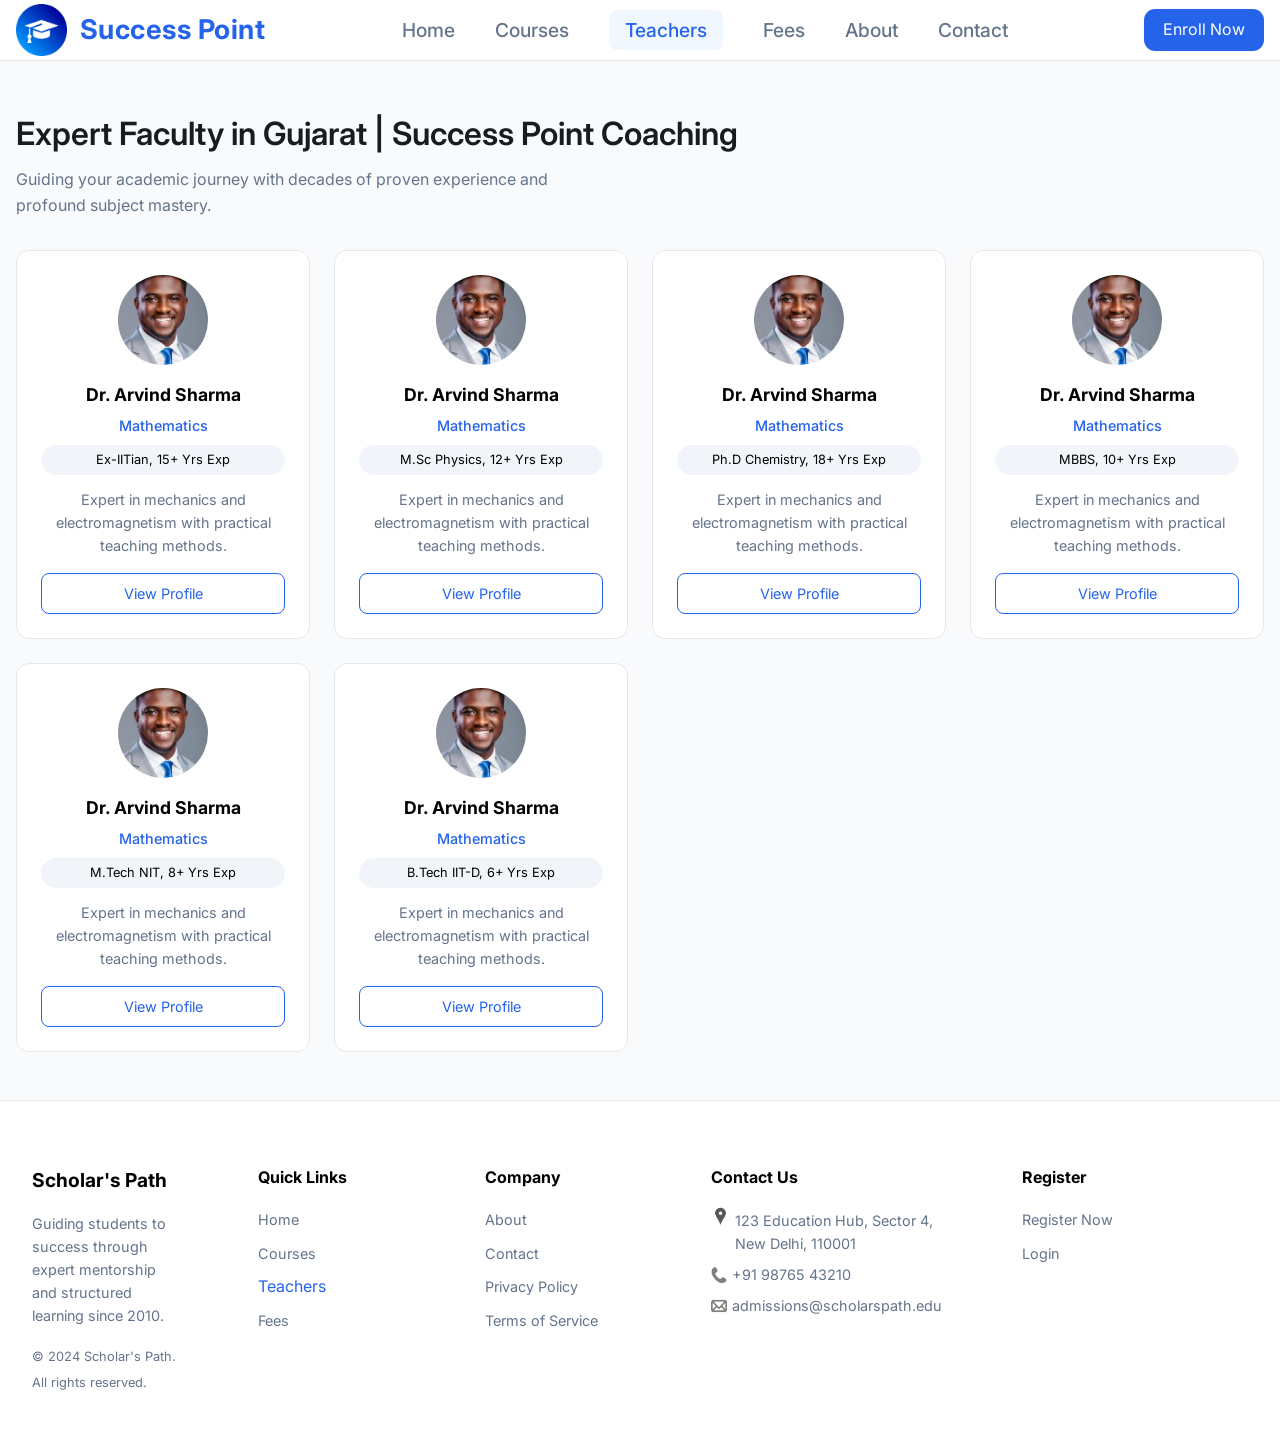
<file: teachers.html>
<!DOCTYPE html>
<html lang="en">
<head>
    <meta charset="UTF-8">
    <meta name="viewport" content="width=device-width, initial-scale=1.0">
    <title>Expert Faculty | Success Point Coaching Classes in Gujarat</title>
    <link rel="stylesheet" href="/CSS/style.css">
    <link rel="stylesheet" href="CSS/teacher.css">
    <link href="https://fonts.googleapis.com/css2?family=Inter:wght@300;400;500;600;700&display=swap" rel="stylesheet">
    <meta name="description" content="Meet the expert faculty at Success Point Coaching Classes in Gujarat. Highly experienced teachers for Maths, Science, Commerce and competitive exams.">
    <meta property="og:title" content="Expert Faculty | Success Point Coaching">
    <meta property="og:description" content="Meet expert teachers in Gujarat for Maths, Science and Commerce.">
    <meta property="og:type" content="website">
    <!-- Favicon -->
    <link rel="icon" type="image/png" sizes="32x32" href="/favicon/favicon-32x32.png">
    <link rel="icon" type="image/png" sizes="16x16" href="/favicon/favicon-16x16.png">
    <link rel="icon" type="image/png" sizes="96x96" href="/favicon/favicon-96x96.png">
    <!-- Android -->
    <link rel="icon" type="image/png" sizes="192x192" href="/favicon/android-icon-192x192.png">
    <!-- Apple Touch Icons -->
    <link rel="apple-touch-icon" sizes="57x57" href="/favicon/apple-icon-57x57.png">
    <link rel="apple-touch-icon" sizes="60x60" href="/favicon/apple-icon-60x60.png">
    <link rel="apple-touch-icon" sizes="72x72" href="/favicon/apple-icon-72x72.png">
    <link rel="apple-touch-icon" sizes="76x76" href="/favicon/apple-icon-76x76.png">
    <link rel="apple-touch-icon" sizes="114x114" href="/favicon/apple-icon-114x114.png">
    <link rel="apple-touch-icon" sizes="120x120" href="/favicon/apple-icon-120x120.png">
    <link rel="apple-touch-icon" sizes="144x144" href="/favicon/apple-icon-144x144.png">
    <link rel="apple-touch-icon" sizes="152x152" href="/favicon/apple-icon-152x152.png">
    <link rel="apple-touch-icon" sizes="180x180" href="/favicon/apple-icon-180x180.png">
    <!-- Manifest -->
    <link rel="manifest" href="/favicon/manifest.json">
    <!-- Microsoft -->
    <meta name="msapplication-TileColor" content="#ffffff">
    <meta name="msapplication-TileImage" content="/favicon/ms-icon-144x144.png">
    <!-- Theme Color -->
    <meta name="theme-color" content="#ffffff">
</head>
<body>
    <!-- header part -->
    <header class="header-container">
        <div class="header-content">
            <!-- Logo -->
            <div class="logo-container">
                <a href="index.html" class="logo-content">
                    <img src="/Images/logo.png" alt="Logo" class="logo-img">
                    <span class="logo-txt">Success Point</span>
                </a>
            </div>
             <!-- Navigation -->
            <nav>
                <ul class="nav-link">
                    <li><a href="index.html" class="nav-link-txt">Home</a></li>
                    <li><a href="subject.html" class="nav-link-txt">Courses</a></li>
                    <li><a href="teachers.html" class="nav-link-txt active">Teachers</a></li>
                    <li><a href="fees.html" class="nav-link-txt">Fees</a></li>
                    <li><a href="about.html" class="nav-link-txt">About</a></li>
                    <li><a href="contact.html" class="nav-link-txt">Contact</a></li>
                </ul>
            </nav>
            <!--Enroll Button-->
            <div class="header-button">
                <a href="Register-login/register.html" class="Enroll-button">Enroll Now</a>
            </div>
        </div>
    </header>
    <!-- Meet Our Expert Faculty” section -->
    <section class="faculty-section">
        <div class="faculty-container">
            <!-- Header -->
            <div class="faculty-header">
                <h1 class="faculty-title">Expert Faculty in Gujarat | Success Point Coaching</h1>
                <p class="faculty-subtitle">
                    Guiding your academic journey with decades of proven experience and 
                    profound subject mastery.
                </p>
            </div>
            <!-- Grid -->
            <div class="faculty-grid">
                <!-- Card 1-->
                <article class="faculty-card">
                    <div class="faculty-img-wrapper">
                        <img src="/Images/man-profile.jpg" alt="Dr Arvind Sharma" class="faculty-img" loading="lazy">
                    </div>
                    <div class="faculty-card-body">
                        <h3 class="faculty-name">Dr. Arvind Sharma</h3>
                        <span class="faculty-subject">Mathematics</span>
                    </div>
                    <div class="faculty-tag">Ex-IITian, 15+ Yrs Exp</div>
                    <div class="faculty-card-body">
                        <p class="faculty-desc">
                            Expert in mechanics and electromagnetism with practical teaching methods.
                        </p>
                    </div>
                    <a href="teacher-profile.html" class="faculty-btn">View Profile</a>
                </article>
                <!-- Card 2 -->
                <article class="faculty-card">
                    <div class="faculty-img-wrapper">
                        <img src="/Images/man-profile.jpg" alt="Dr Arvind Sharma" class="faculty-img" loading="lazy">
                    </div>
                    <div class="faculty-card-body">
                        <h3 class="faculty-name">Dr. Arvind Sharma</h3>
                        <span class="faculty-subject">Mathematics</span>
                    </div>
                    <div class="faculty-tag">M.Sc Physics, 12+ Yrs Exp</div>
                    <div class="faculty-card-body">
                        <p class="faculty-desc">
                            Expert in mechanics and electromagnetism with practical teaching methods.
                        </p>
                    </div>
                    <a href="teacher-profile.html" class="faculty-btn">View Profile</a>
                </article>
                <!-- Card 3 -->
                <article class="faculty-card">
                    <div class="faculty-img-wrapper">
                        <img src="/Images/man-profile.jpg" alt="Dr Arvind Sharma" class="faculty-img" loading="lazy">
                    </div>
                    <div class="faculty-card-body">
                        <h3 class="faculty-name">Dr. Arvind Sharma</h3>
                        <span class="faculty-subject">Mathematics</span>
                    </div>
                    <div class="faculty-tag">Ph.D Chemistry, 18+ Yrs Exp</div>
                    <div class="faculty-card-body">
                        <p class="faculty-desc">
                            Expert in mechanics and electromagnetism with practical teaching methods.
                        </p>
                    </div>
                    <a href="teacher-profile.html" class="faculty-btn">View Profile</a>
                </article>
                <!-- Card 4 -->
                <article class="faculty-card">
                    <div class="faculty-img-wrapper">
                        <img src="/Images/man-profile.jpg" alt="Dr Arvind Sharma" class="faculty-img" loading="lazy">
                    </div>
                    <div class="faculty-card-body">
                        <h3 class="faculty-name">Dr. Arvind Sharma</h3>
                        <span class="faculty-subject">Mathematics</span>
                    </div>
                    <div class="faculty-tag">MBBS, 10+ Yrs Exp</div>
                    <div class="faculty-card-body">
                        <p class="faculty-desc">
                            Expert in mechanics and electromagnetism with practical teaching methods.
                        </p>
                    </div>
                    <a href="teacher-profile.html" class="faculty-btn">View Profile</a>
                </article>
                <!-- Card 5 -->
                <article class="faculty-card">
                    <div class="faculty-img-wrapper">
                        <img src="/Images/man-profile.jpg" alt="Dr Arvind Sharma" class="faculty-img" loading="lazy">
                    </div>
                    <div class="faculty-card-body">
                        <h3 class="faculty-name">Dr. Arvind Sharma</h3>
                        <span class="faculty-subject">Mathematics</span>
                    </div>
                    <div class="faculty-tag">M.Tech NIT, 8+ Yrs Exp</div>
                    <div class="faculty-card-body">
                        <p class="faculty-desc">
                            Expert in mechanics and electromagnetism with practical teaching methods.
                        </p>
                    </div>
                    <a href="teacher-profile.html" class="faculty-btn">View Profile</a>
                </article>
                <!-- Card 6 -->
                <article class="faculty-card">
                    <div class="faculty-img-wrapper">
                        <img src="/Images/man-profile.jpg" alt="Dr Arvind Sharma" class="faculty-img" loading="lazy">
                    </div>
                    <div class="faculty-card-body">
                        <h3 class="faculty-name">Dr. Arvind Sharma</h3>
                        <span class="faculty-subject">Mathematics</span>
                    </div>
                    <div class="faculty-tag">B.Tech IIT-D, 6+ Yrs Exp</div>
                    <div class="faculty-card-body">
                        <p class="faculty-desc">
                            Expert in mechanics and electromagnetism with practical teaching methods.
                        </p>
                    </div>
                    <a href="teacher-profile.html" class="faculty-btn">View Profile</a>
                </article>
            </div>
        </div>
    </section>
    <!--footer section-->
    <footer class="footer">
        <div class="footer-container">
            <!-- Left -->
            <div class="footer-col fade-in fade-in-delay-1 footer-col-1">
                <h3 class="footer-col-title">Scholar's Path</h3>
                <p class="footer-col-desc">
                    Guiding students to success through expert mentorship and structured 
                    learning since 2010.
                </p>
                <span class="copyright">
                    © 2024 Scholar's Path. All rights reserved.
                </span>
            </div>
            <!-- Quick Links -->
            <div class="footer-col fade-in fade-in-delay-2">
                <h4 class="quick-title">Quick Links</h4>
                <ul class="footer-links">
                    <li class="footer-col-link-li"><a href="index.html" class="footer-col-link">Home</a></li>
                    <li class="footer-col-link-li"><a href="courses.html" class="footer-col-link">Courses</a></li>
                    <li class="footer-col-link-li"><a href="teachers.html" class="footer-col-link active">Teachers</a></li>
                    <li class="footer-col-link-li"><a href="fees.html" class="footer-col-link">Fees</a></li>
                </ul>
            </div>
            <!-- Company -->
            <div class="footer-col fade-in fade-in-delay-3">
                <h4 class="quick-title">Company</h4>
                <ul class="footer-links">
                    <li class="footer-col-link-li"><a href="about.html" class="footer-col-link">About</a></li>
                    <li class="footer-col-link-li"><a href="contact.html" class="footer-col-link">Contact</a></li>
                    <li class="footer-col-link-li"><a href="privacy.html" class="footer-col-link">Privacy Policy</a></li>
                    <li class="footer-col-link-li"><a href="terms.html" class="footer-col-link">Terms of Service</a></li>
                </ul>
            </div>
            <!-- Contact -->
            <div class="footer-col fade-in fade-in-delay-4 footer-col-1">
                <h4 class="quick-title">Contact Us</h4>
                <ul class="footer-links">
                    <li class="footer-col-contact-link footer-contact-location">
                        <img src="/Images/location-img.png" alt="Expert mentor illustration" class="contact-img contact-location">
                        123 Education Hub, Sector 4, New Delhi, 110001</li>
                    <li class="footer-col-contact-link footer-contact">
                        <img src="/Images/call-img.png" alt="" class="contact-img"> 
                        +91 98765 43210
                    </li>
                    <li class="footer-col-contact-link footer-contact">
                        <img src="/Images/email-img.png" alt="Expert mentor illustration" class="contact-img">
                        admissions@scholarspath.edu
                    </li>
                </ul>
            </div>
            <!--Register and logo box-->
            <div class="footer-col fade-in fade-in-delay-3">
                <h4 class="quick-title">Register</h4>
                <ul class="footer-links">
                    <li class="footer-col-link-li"><a href="Register-login/register.html" class="footer-col-link">Register Now</a></li>
                    <li class="footer-col-link-li"><a href="Register-login/login.html" class="footer-col-link">Login</a></li>
                </ul>
            </div>
        </div>
    </footer>
</body>
</html>
</file>
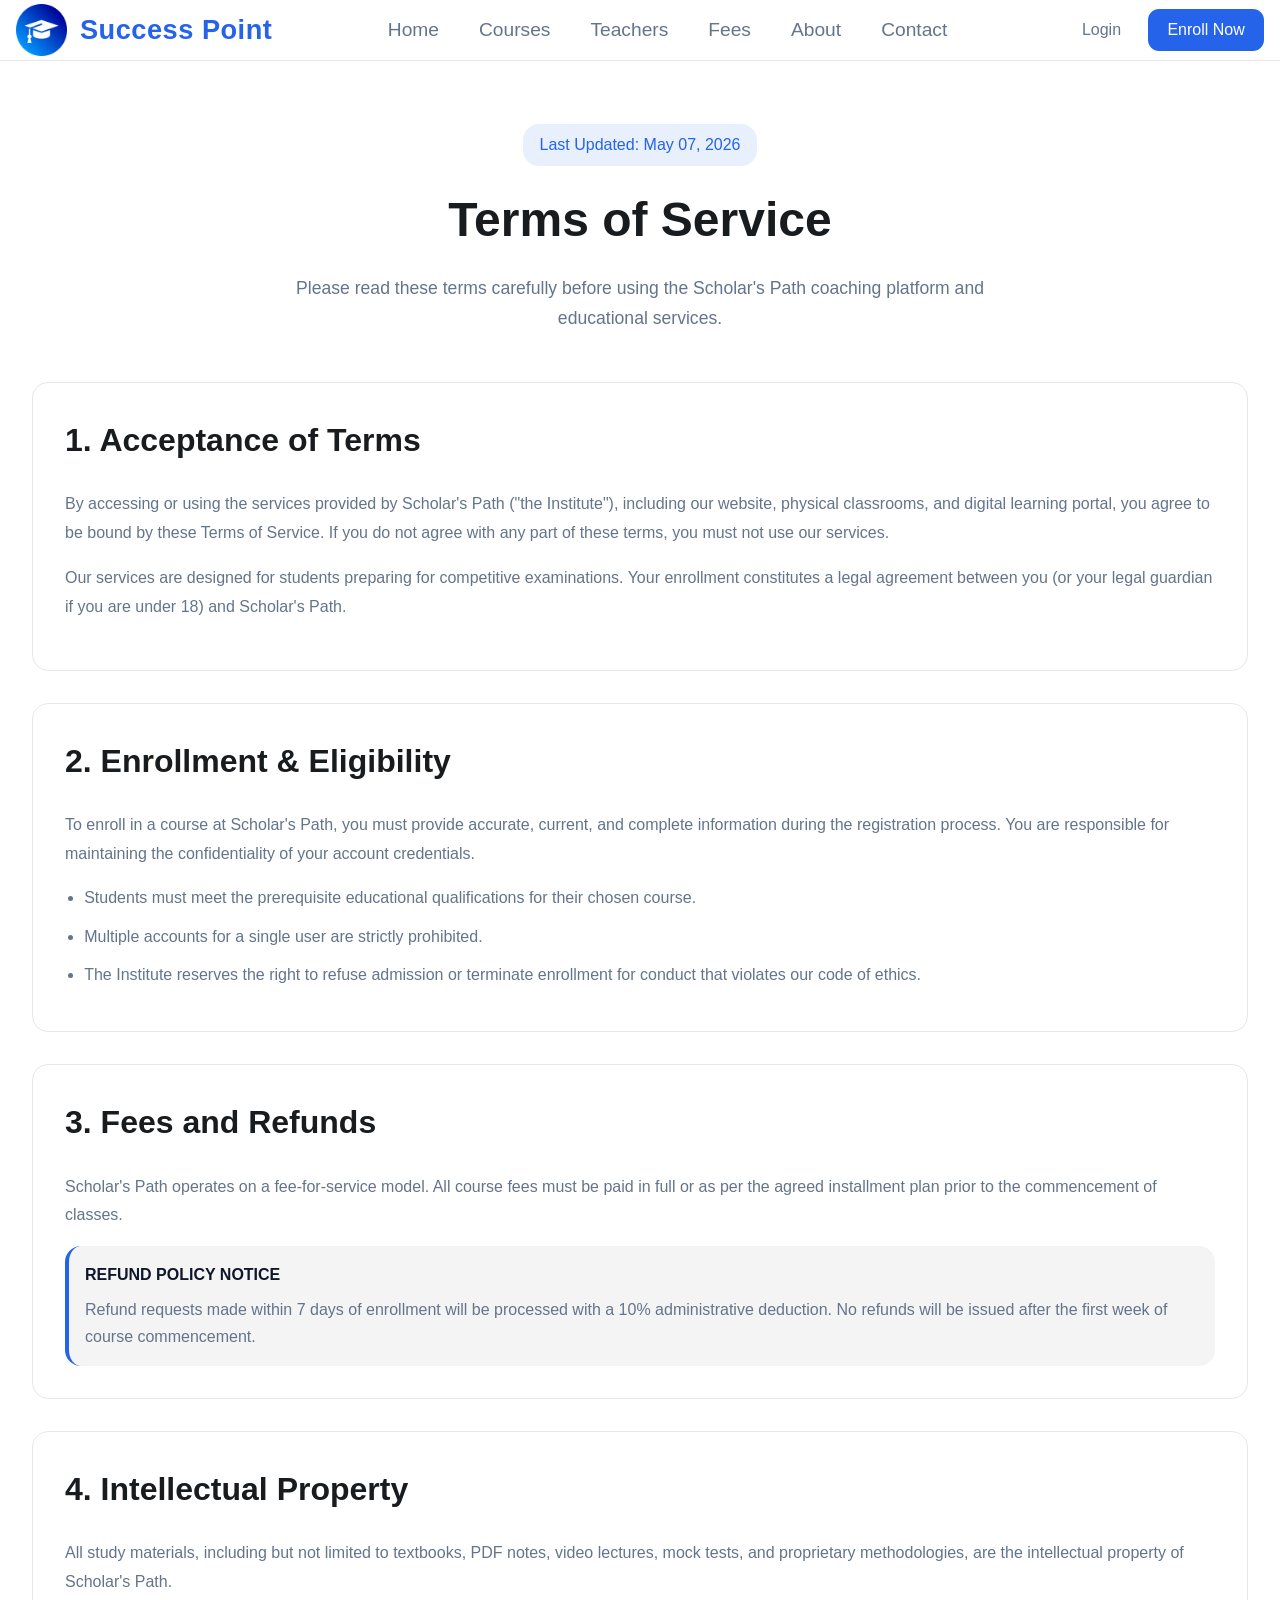
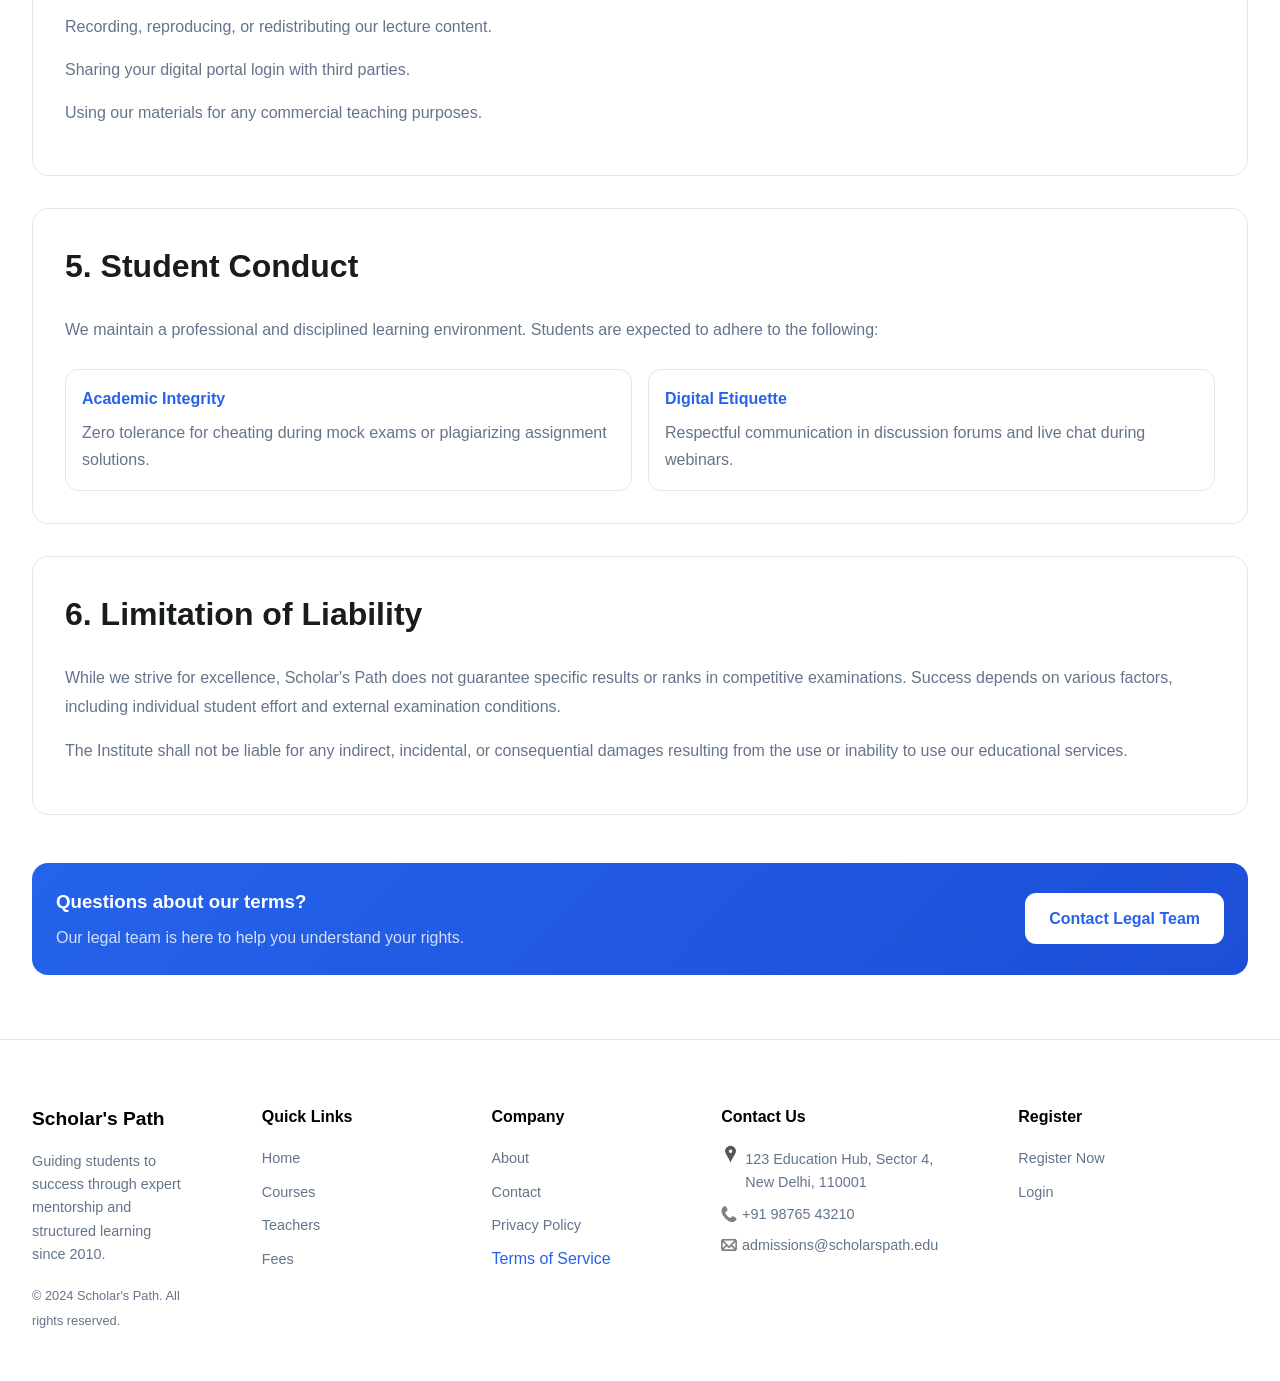
<file: terms.html>
<!DOCTYPE html>
<html lang="en">
<head>
    <meta charset="UTF-8">
    <meta name="viewport" content="width=device-width, initial-scale=1.0">
    <title>Terms of Service | Scholar's Path Coaching</title>
    <link rel="stylesheet" href="/CSS/style.css">
    <link rel="stylesheet" href="/CSS/terms.css">
    <meta name="description" content="Read the Terms of Service for Scholar's Path Coaching platform, including enrollment policies, refunds, student conduct and intellectual property guidelines.">
    <!-- Favicon -->
    <link rel="icon" type="image/png" sizes="32x32" href="/favicon/favicon-32x32.png">
    <link rel="icon" type="image/png" sizes="16x16" href="/favicon/favicon-16x16.png">
    <link rel="icon" type="image/png" sizes="96x96" href="/favicon/favicon-96x96.png">
    <!-- Android -->
    <link rel="icon" type="image/png" sizes="192x192" href="/favicon/android-icon-192x192.png">
    <!-- Apple Touch Icons -->
    <link rel="apple-touch-icon" sizes="57x57" href="/favicon/apple-icon-57x57.png">
    <link rel="apple-touch-icon" sizes="60x60" href="/favicon/apple-icon-60x60.png">
    <link rel="apple-touch-icon" sizes="72x72" href="/favicon/apple-icon-72x72.png">
    <link rel="apple-touch-icon" sizes="76x76" href="/favicon/apple-icon-76x76.png">
    <link rel="apple-touch-icon" sizes="114x114" href="/favicon/apple-icon-114x114.png">
    <link rel="apple-touch-icon" sizes="120x120" href="/favicon/apple-icon-120x120.png">
    <link rel="apple-touch-icon" sizes="144x144" href="/favicon/apple-icon-144x144.png">
    <link rel="apple-touch-icon" sizes="152x152" href="/favicon/apple-icon-152x152.png">
    <link rel="apple-touch-icon" sizes="180x180" href="/favicon/apple-icon-180x180.png">
    <!-- Manifest -->
    <link rel="manifest" href="/favicon/manifest.json">
    <!-- Microsoft -->
    <meta name="msapplication-TileColor" content="#ffffff">
    <meta name="msapplication-TileImage" content="/favicon/ms-icon-144x144.png">
    <!-- Theme Color -->
    <meta name="theme-color" content="#ffffff">
</head>
<body>
    <!-- header part -->
    <header class="header-container">
        <div class="header-content">
            <!-- Logo -->
            <div class="logo-container">
                <a href="#home" class="logo-content">
                    <img src="/Images/logo.png" alt="Logo" class="logo-img">
                    <span class="logo-txt">Success Point</span>
                </a>
            </div>
             <!-- Navigation -->
            <nav>
                <ul class="nav-link">
                    <li><a href="index.html" class="nav-link-txt">Home</a></li>
                    <li><a href="subject.html" class="nav-link-txt">Courses</a></li>
                    <li><a href="teachers.html" class="nav-link-txt">Teachers</a></li>
                    <li><a href="fees.html" class="nav-link-txt">Fees</a></li>
                    <li><a href="about.html" class="nav-link-txt">About</a></li>
                    <li><a href="contact.html" class="nav-link-txt">Contact</a></li>
                </ul>
            </nav>
            <!--Enroll Button-->
            <div class="header-button">
                <a href="Register-login/login.html" class="login-btn">Login</a>
                <a href="Register-login/register.html" class="Enroll-button">Enroll Now</a>
            </div>
        </div>
    </header>
    <!--section part-->
    <section class="terms-section">
        <div class="terms-container">
            <!-- Header -->
            <div class="terms-header">
                <div class="update-badge">
                    <span class="update-text">Last Updated: May 07, 2026</span>
                </div>
                <h1 class="terms-title">Terms of Service</h1>
                <p class="terms-desc">
                    Please read these terms carefully before using the Scholar's Path coaching platform and educational services.
                </p>
            </div>
            <!-- Card 1 -->
            <article class="terms-card">
                <div class="terms-card-heading">
                    <!-- <img src="/Images/pdf.png" alt="" class="terms-card-img"> -->
                    <h2 class="terms-card-title">1. Acceptance of Terms</h2>
                </div>
                <p class="terms-card-text">
                    By accessing or using the services provided by Scholar's Path ("the Institute"), including our website, physical classrooms, and digital learning portal, you agree to be bound by these Terms of Service. If you do not agree with any part of these terms, you must not use our services.
                </p>
                <p class="terms-card-text">
                    Our services are designed for students preparing for competitive examinations. Your enrollment constitutes a legal agreement between you (or your legal guardian if you are under 18) and Scholar's Path.
                </p>
            </article>
            <!-- Card 2 -->
            <article class="terms-card">
                <div class="terms-card-heading">
                    <!-- <img src="/Images/user-img.png" alt="" class="terms-card-img"> -->
                    <h2 class="terms-card-title">2. Enrollment & Eligibility</h2>
                </div>
                <p class="terms-card-text">
                    To enroll in a course at Scholar's Path, you must provide accurate, current, and complete information during the registration process. You are responsible for maintaining the confidentiality of your account credentials.
                </p>
                <ul class="terms-list">
                    <li class="terms-list-item">
                        Students must meet the prerequisite educational qualifications for their chosen course.
                    </li>
                    <li class="terms-list-item">
                        Multiple accounts for a single user are strictly prohibited.
                    </li>
                    <li class="terms-list-item">
                        The Institute reserves the right to refuse admission or terminate enrollment for conduct that violates our code of ethics.
                    </li>
                </ul>
            </article>
            <!-- Card 3 -->
            <article class="terms-card">
                <div class="terms-card-heading">
                    <!-- <img src="/Images/Fees-img.png" alt="" class="terms-card-img"> -->
                    <h2 class="terms-card-title">3. Fees and Refunds</h2>
                </div>
                <p class="terms-card-text">
                    Scholar's Path operates on a fee-for-service model. All course fees must be paid in full or as per the agreed installment plan prior to the commencement of classes.
                </p>
                <div class="refund-box">
                    <h4 class="refund-title">REFUND POLICY NOTICE</h4>
                    <p class="refund-text">
                        Refund requests made within 7 days of enrollment will be processed with a 10% administrative deduction. No refunds will be issued after the first week of course commencement.
                    </p>
                </div>
            </article>
            <!-- Card 4 -->
            <article class="terms-card">
                <div class="terms-card-heading">
                    <!-- <img src="/Images/book-open-img.png" alt="" class="terms-card-img"> -->
                    <h2 class="terms-card-title">4. Intellectual Property</h2>
                </div>
                <p class="terms-card-text">
                    All study materials, including but not limited to textbooks, PDF notes, video lectures, mock tests, and proprietary methodologies, are the intellectual property of Scholar's Path.
                </p>
                <div class="restricted-list">
                    <div class="restricted-item">
                        <p class="restricted-text">
                            Recording, reproducing, or redistributing our lecture content.
                        </p>
                    </div>
                    <div class="restricted-item">
                        <p class="restricted-text">
                            Sharing your digital portal login with third parties.
                        </p>
                    </div>
                    <div class="restricted-item">
                        <p class="restricted-text">
                            Using our materials for any commercial teaching purposes.
                        </p>
                    </div>
                </div>
            </article>
            <!-- Card 5 -->
            <article class="terms-card">
                <div class="terms-card-heading">
                    <!-- <img src="/Images/secure-img.png" alt="" class="terms-card-img"> -->
                    <h2 class="terms-card-title">5. Student Conduct</h2>
                </div>
                <p class="terms-card-text">
                    We maintain a professional and disciplined learning environment. Students are expected to adhere to the following:
                </p>
                <div class="conduct-grid">
                    <div class="conduct-box">
                        <h4 class="conduct-title">Academic Integrity</h4>
                        <p class="conduct-text">
                            Zero tolerance for cheating during mock exams or plagiarizing assignment solutions.
                        </p>
                    </div>
                    <div class="conduct-box">
                        <h4 class="conduct-title">Digital Etiquette</h4>
                        <p class="conduct-text">
                            Respectful communication in discussion forums and live chat during webinars.
                        </p>
                    </div>
                </div>
            </article>
            <!-- Card 6 -->
            <article class="terms-card">
                <div class="terms-card-heading">
                    <!-- <img src="/Images/queimg.jpg" alt="" class="terms-card-img"> -->
                    <h2 class="terms-card-title">6. Limitation of Liability</h2>
                </div>
                <p class="terms-card-text">
                    While we strive for excellence, Scholar's Path does not guarantee specific results or ranks in competitive examinations. Success depends on various factors, including individual student effort and external examination conditions.
                </p>
                <p class="terms-card-text">
                    The Institute shall not be liable for any indirect, incidental, or consequential damages resulting from the use or inability to use our educational services.
                </p>
            </article>
            <!-- CTA -->
            <div class="terms-cta">
                <div class="cta-content">
                    <h3 class="cta-title">
                        Questions about our terms?
                    </h3>
                    <p class="cta-text">
                        Our legal team is here to help you understand your rights.
                    </p>
                </div>
                <a href="#" class="cta-btn">
                    Contact Legal Team
                </a>
            </div>
        </div>
    </section>
    <!--footer section-->
    <footer class="footer">
        <div class="footer-container">
            <!-- Left -->
            <div class="footer-col fade-in fade-in-delay-1 footer-col-1">
                <h3 class="footer-col-title">Scholar's Path</h3>
                <p class="footer-col-desc">
                    Guiding students to success through expert mentorship and structured 
                    learning since 2010.
                </p>
                <span class="copyright">
                    © 2024 Scholar's Path. All rights reserved.
                </span>
            </div>
            <!-- Quick Links -->
            <div class="footer-col fade-in fade-in-delay-2">
                <h4 class="quick-title">Quick Links</h4>
                <ul class="footer-links">
                    <li class="footer-col-link-li"><a href="index.html" class="footer-col-link">Home</a></li>
                    <li class="footer-col-link-li"><a href="courses.html" class="footer-col-link">Courses</a></li>
                    <li class="footer-col-link-li"><a href="teachers.html" class="footer-col-link">Teachers</a></li>
                    <li class="footer-col-link-li"><a href="fees.html" class="footer-col-link">Fees</a></li>
                </ul>
            </div>
            <!-- Company -->
            <div class="footer-col fade-in fade-in-delay-3">
                <h4 class="quick-title">Company</h4>
                <ul class="footer-links">
                    <li class="footer-col-link-li"><a href="about.html" class="footer-col-link">About</a></li>
                    <li class="footer-col-link-li"><a href="contact.html" class="footer-col-link">Contact</a></li>
                    <li class="footer-col-link-li"><a href="privacy.html" class="footer-col-link">Privacy Policy</a></li>
                    <li class="footer-col-link-li"><a href="terms.html" class="footer-col-link active">Terms of Service</a></li>
                </ul>
            </div>
            <!-- Contact -->
            <div class="footer-col fade-in fade-in-delay-4 footer-col-1">
                <h4 class="quick-title">Contact Us</h4>
                <ul class="footer-links">
                    <li class="footer-col-contact-link footer-contact-location">
                        <img src="/Images/location-img.png" alt="Expert mentor illustration" class="contact-img contact-location">
                        123 Education Hub, Sector 4, New Delhi, 110001</li>
                    <li class="footer-col-contact-link footer-contact">
                        <img src="/Images/call-img.png" alt="" class="contact-img"> 
                        +91 98765 43210
                    </li>
                    <li class="footer-col-contact-link footer-contact">
                        <img src="/Images/email-img.png" alt="Expert mentor illustration" class="contact-img">
                        admissions@scholarspath.edu
                    </li>
                </ul>
            </div>
            <!--Register and logo box-->
            <div class="footer-col fade-in fade-in-delay-3">
                <h4 class="quick-title">Register</h4>
                <ul class="footer-links">
                    <li class="footer-col-link-li"><a href="Register-login/register.html" class="footer-col-link">Register Now</a></li>
                    <li class="footer-col-link-li"><a href="Register-login/login.html" class="footer-col-link">Login</a></li>
                </ul>
            </div>
        </div>
    </footer>
</body>
</html>
</file>
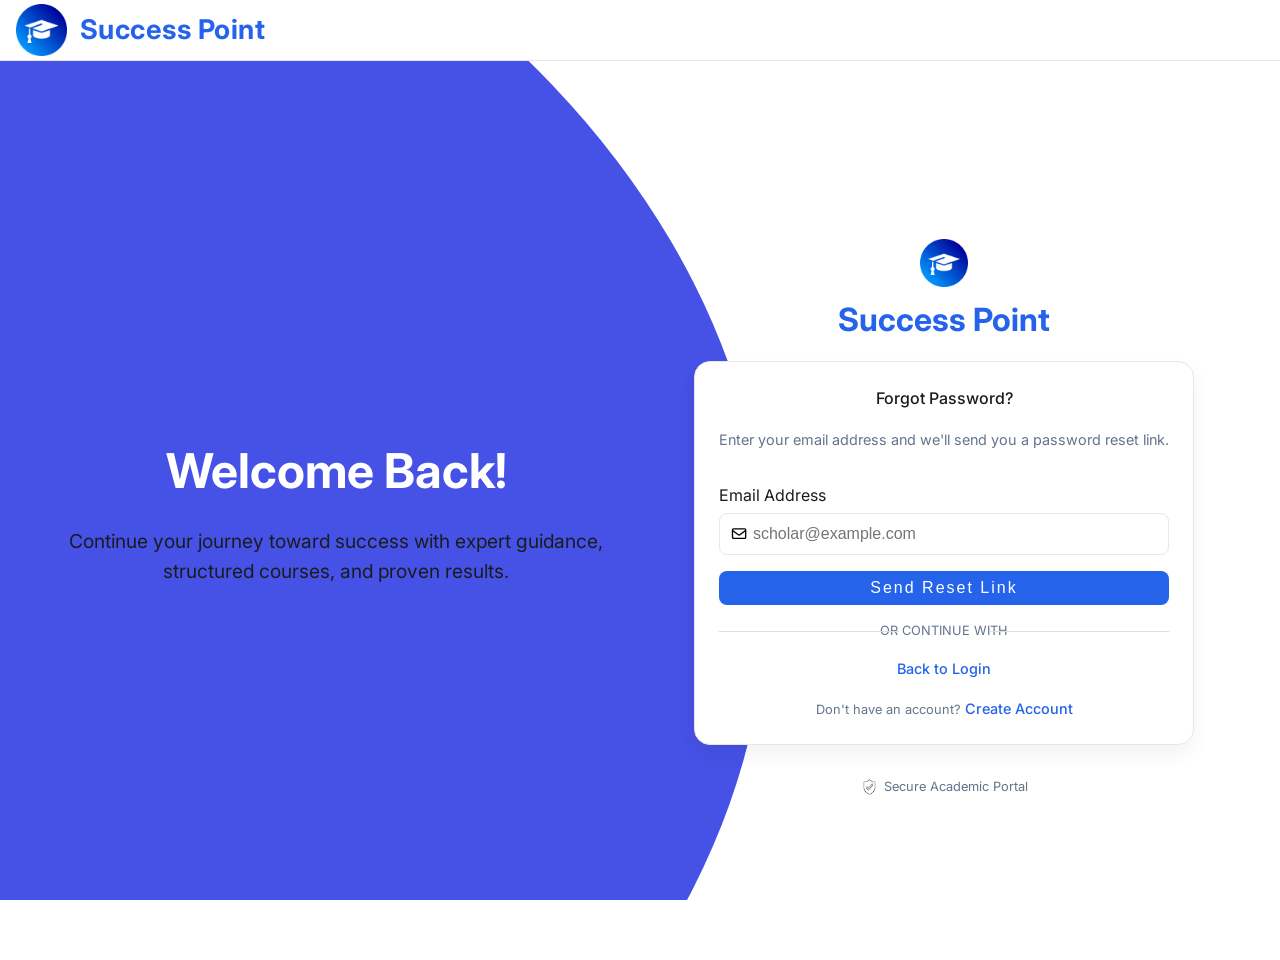
<file: Register and login/forgot-password.html>
<!DOCTYPE html>
<html lang="en">
<head>
    <meta charset="UTF-8">
    <meta name="viewport" content="width=device-width, initial-scale=1.0">
    <title>Enroll Now at Success Point Coaching | Best Coaching Classes in Gujarat</title>
    <link rel="stylesheet" href="/CSS/style.css">
    <link rel="stylesheet" href="/CSS/login&register.css">
    <link href="https://fonts.googleapis.com/css2?family=Inter:wght@300;400;500;600;700&display=swap" rel="stylesheet">
    <meta name="description" content="Register at Success Point Coaching Classes in Gujarat. Join expert faculty for Maths, Science and Commerce. Limited seats available. Enroll today!">
</head>
<body>
    <!-- header part -->
    <header class="header-container">
        <div class="header-content">
            <!-- Logo -->
            <div class="logo-container">
                <a href="#home" class="logo-content">
                    <img src="/Images/logo.png" alt="Logo" class="logo-img">
                    <span class="logo-txt">Success Point</span>
                </a>
            </div>
            <!-- Navigation
            <nav>
                <ul class="nav-link">
                    <li><a href="index.html" class="nav-link-txt active">Home</a></li>
                    <li><a href="subject.html" class="nav-link-txt">Courses</a></li>
                    <li><a href="teachers.html" class="nav-link-txt">Teachers</a></li>
                    <li><a href="fees.html" class="nav-link-txt">Fees</a></li>
                    <li><a href="about.html" class="nav-link-txt">About</a></li>
                    <li><a href="contact.html" class="nav-link-txt">Contact</a></li>
                </ul>
            </nav> -->
            <!--Enroll Button-->
            <!-- <div class="header-button">
                <a href="#" class="Enroll-button">Enroll Now</a>
            </div> -->
        </div>
    </header>
    <!-- login form section -->
    <div class="register-container">
        <div class="register-content">
            <div class="register-left">
                <h1 class="register-left-title">Welcome Back!</h1>
                <p class="register-left-desc">Continue your journey toward success with expert guidance, structured courses, and proven results.</p>
            </div>
            <div class="register-right">
                <div class="register-header">
                    <img src="/Images/logo.png" alt="" class="register-header-logo">
                    <h1 class="register-header-title">Success Point</h1>
                </div>
                <form class="register-form">
                    <div class="register-form-top">
                        <p class="register-form-top-title">Forgot Password?</p>
                        <p class="register-form-top-desc">Enter your email address and we'll send you a password reset link.</p>
                    </div>
                    <div class="form-group">
                        <label class="form-label">Email Address</label>
                        <div class="input-box">
                            <svg xmlns="http://www.w3.org/2000/svg" viewBox="0 0 640 640" class="form-svg">
                                <path class="gsvg" d="M125.4 128C91.5 128 64 155.5 64 189.4C64 190.3 64 191.1 64.1 192L64 192L64 448C64 483.3 92.7 512 128 512L512 512C547.3 512 576 483.3 576 448L576 192L575.9 192C575.9 191.1 576 190.3 576 189.4C576 155.5 548.5 128 514.6 128L125.4 128zM528 256.3L528 448C528 456.8 520.8 464 512 464L128 464C119.2 464 112 456.8 112 448L112 256.3L266.8 373.7C298.2 397.6 341.7 397.6 373.2 373.7L528 256.3zM112 189.4C112 182 118 176 125.4 176L514.6 176C522 176 528 182 528 189.4C528 193.6 526 197.6 522.7 200.1L344.2 335.5C329.9 346.3 310.1 346.3 295.8 335.5L117.3 200.1C114 197.6 112 193.6 112 189.4z"/>
                            </svg>
                            <input type="email" placeholder="scholar@example.com" required class="form-input">
                        </div>
                    </div>
                    <!-- <div class="form-group">
                        <div class="password-box">
                            <label class="form-label">Password</label>
                            <a href="#" class="forgot-password">Forgot Password</a>
                        </div>
                        <div class="input-box">
                            <svg xmlns="http://www.w3.org/2000/svg" viewBox="0 0 640 640" class="form-svg">
                                <path d="M256 160L256 224L384 224L384 160C384 124.7 355.3 96 320 96C284.7 96 256 124.7 256 160zM192 224L192 160C192 89.3 249.3 32 320 32C390.7 32 448 89.3 448 160L448 224C483.3 224 512 252.7 512 288L512 512C512 547.3 483.3 576 448 576L192 576C156.7 576 128 547.3 128 512L128 288C128 252.7 156.7 224 192 224z"/>
                            </svg>
                            <input type="password" placeholder="********" required class="form-input">
                        </div>
                    </div> -->
                    <!-- <div class="form-group">
                        <label class="form-label">Confirm Password</label>
                        <div class="input-box">
                            <svg xmlns="http://www.w3.org/2000/svg" viewBox="0 0 640 640" class="form-svg">
                                <path d="M256 160L256 224L384 224L384 160C384 124.7 355.3 96 320 96C284.7 96 256 124.7 256 160zM192 224L192 160C192 89.3 249.3 32 320 32C390.7 32 448 89.3 448 160L448 224C483.3 224 512 252.7 512 288L512 512C512 547.3 483.3 576 448 576L192 576C156.7 576 128 547.3 128 512L128 288C128 252.7 156.7 224 192 224z"/>
                            </svg>
                            <input type="password" placeholder="********" required class="form-input">
                        </div>
                    </div> -->
                    <!-- <div class="checkbox">
                        <input type="checkbox" class="checkbox-input">
                        <span class="checkbox-title">
                            Stay signed in for 30 days
                        </span>
                    </div> -->
                    <button class="register-btn" type="submit">Send Reset Link</button>
                    <div class="divider">OR CONTINUE WITH</div>
                    <!-- <div class="social">
                        <a href="#" class="social-btn">
                            <img src="/Images/google-logo.png" alt="google-img" class="social-img">
                            Google
                        </a>
                        <a href="#" class="social-btn">
                            <img src="/Images/apple-image.png" alt="ios-img" class="social-img">
                            Apple
                        </a>
                    </div> -->
                    <div class="form-footer">
                        <a href="register.html" class="form-footer-login">Back to Login</a>
                    </div>
                    <div class="form-footer">
                        Don't have an account? <a href="register.html" class="form-footer-login">Create Account</a>
                    </div>
                </form>
                <div class="forgot-footer">
                    <img src="/Images/secure-img.png" alt="" class="secure-img">
                    Secure Academic Portal</div>
            </div>
        </div>
    </div>
</body>
</html>
</file>
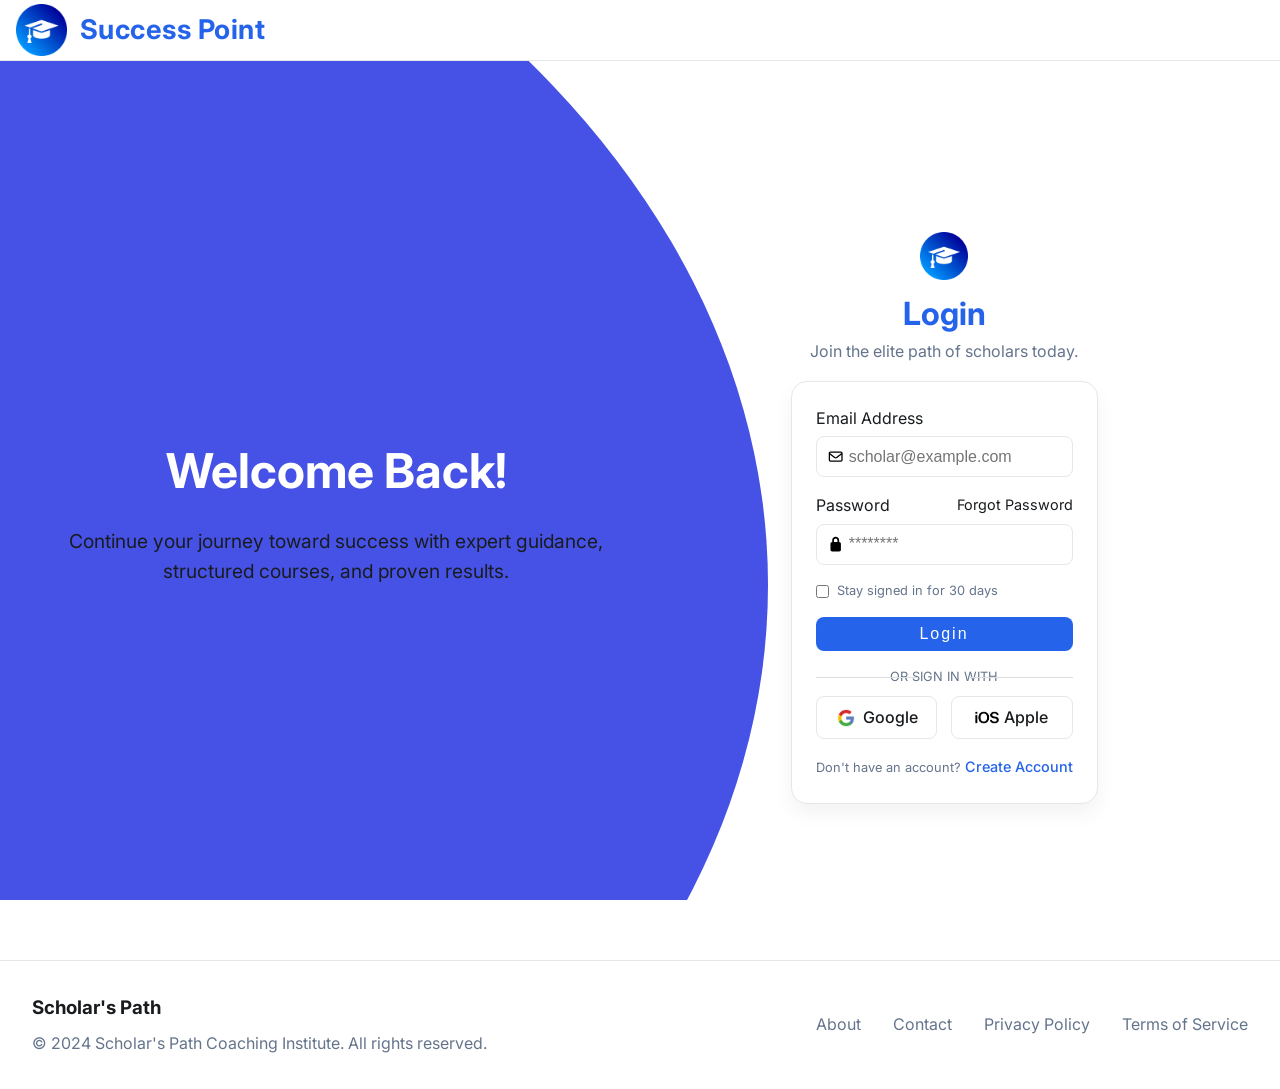
<file: Register and login/login.html>
<!DOCTYPE html>
<html lang="en">
<head>
    <meta charset="UTF-8">
    <meta name="viewport" content="width=device-width, initial-scale=1.0">
    <title>Enroll Now at Success Point Coaching | Best Coaching Classes in Gujarat</title>
    <link rel="stylesheet" href="/CSS/style.css">
    <link rel="stylesheet" href="/CSS/login&register.css">
    <link href="https://fonts.googleapis.com/css2?family=Inter:wght@300;400;500;600;700&display=swap" rel="stylesheet">
    <meta name="description" content="Register at Success Point Coaching Classes in Gujarat. Join expert faculty for Maths, Science and Commerce. Limited seats available. Enroll today!">
    <!-- Favicon -->
    <link rel="icon" type="image/png" sizes="32x32" href="/favicon/favicon-32x32.png">
    <link rel="icon" type="image/png" sizes="16x16" href="/favicon/favicon-16x16.png">
    <link rel="icon" type="image/png" sizes="96x96" href="/favicon/favicon-96x96.png">
    <!-- Android -->
    <link rel="icon" type="image/png" sizes="192x192" href="/favicon/android-icon-192x192.png">
    <!-- Apple Touch Icons -->
    <link rel="apple-touch-icon" sizes="57x57" href="/favicon/apple-icon-57x57.png">
    <link rel="apple-touch-icon" sizes="60x60" href="/favicon/apple-icon-60x60.png">
    <link rel="apple-touch-icon" sizes="72x72" href="/favicon/apple-icon-72x72.png">
    <link rel="apple-touch-icon" sizes="76x76" href="/favicon/apple-icon-76x76.png">
    <link rel="apple-touch-icon" sizes="114x114" href="/favicon/apple-icon-114x114.png">
    <link rel="apple-touch-icon" sizes="120x120" href="/favicon/apple-icon-120x120.png">
    <link rel="apple-touch-icon" sizes="144x144" href="/favicon/apple-icon-144x144.png">
    <link rel="apple-touch-icon" sizes="152x152" href="/favicon/apple-icon-152x152.png">
    <link rel="apple-touch-icon" sizes="180x180" href="/favicon/apple-icon-180x180.png">
    <!-- Manifest -->
    <link rel="manifest" href="/favicon/manifest.json">
    <!-- Microsoft -->
    <meta name="msapplication-TileColor" content="#ffffff">
    <meta name="msapplication-TileImage" content="/favicon/ms-icon-144x144.png">
    <!-- Theme Color -->
    <meta name="theme-color" content="#ffffff">
</head>
<body>
    <!-- header part -->
    <header class="header-container">
        <div class="header-content">
            <!-- Logo -->
            <div class="logo-container">
                <a href="#home" class="logo-content">
                    <img src="/Images/logo.png" alt="Logo" class="logo-img">
                    <span class="logo-txt">Success Point</span>
                </a>
            </div>
            <!-- Navigation
            <nav>
                <ul class="nav-link">
                    <li><a href="index.html" class="nav-link-txt active">Home</a></li>
                    <li><a href="subject.html" class="nav-link-txt">Courses</a></li>
                    <li><a href="teachers.html" class="nav-link-txt">Teachers</a></li>
                    <li><a href="fees.html" class="nav-link-txt">Fees</a></li>
                    <li><a href="about.html" class="nav-link-txt">About</a></li>
                    <li><a href="contact.html" class="nav-link-txt">Contact</a></li>
                </ul>
            </nav> -->
            <!--Enroll Button-->
            <!-- <div class="header-button">
                <a href="#" class="Enroll-button">Enroll Now</a>
            </div> -->
        </div>
    </header>
    <!-- login form section -->
    <div class="register-container">
        <div class="register-content">
            <div class="register-left">
                <h1 class="register-left-title">Welcome Back!</h1>
                <p class="register-left-desc">Continue your journey toward success with expert guidance, structured courses, and proven results.</p>
            </div>
            <div class="register-right">
                <div class="register-header">
                    <img src="/Images/logo.png" alt="" class="register-header-logo">
                    <h1 class="register-header-title">Login</h1>
                    <p class="register-header-desc">Join the elite path of scholars today.</p>
                </div>
                <form class="register-form">
                    <!-- <div class="form-group">
                        <label class="form-label">Full Name</label>
                        <div class="input-box">
                            <svg xmlns="http://www.w3.org/2000/svg" viewBox="0 0 640 640" class="form-svg">
                                <path d="M240 192C240 147.8 275.8 112 320 112C364.2 112 400 147.8 400 192C400 236.2 364.2 272 320 272C275.8 272 240 236.2 240 192zM448 192C448 121.3 390.7 64 320 64C249.3 64 192 121.3 192 192C192 262.7 249.3 320 320 320C390.7 320 448 262.7 448 192zM144 544C144 473.3 201.3 416 272 416L368 416C438.7 416 496 473.3 496 544L496 552C496 565.3 506.7 576 520 576C533.3 576 544 565.3 544 552L544 544C544 446.8 465.2 368 368 368L272 368C174.8 368 96 446.8 96 544L96 552C96 565.3 106.7 576 120 576C133.3 576 144 565.3 144 552L144 544z"/>
                            </svg>
                            <input type="text" placeholder="Enter your full name" required class="form-input">
                        </div>
                    </div> -->
                    <div class="form-group">
                        <label class="form-label">Email Address</label>
                        <div class="input-box">
                            <svg xmlns="http://www.w3.org/2000/svg" viewBox="0 0 640 640" class="form-svg">
                                <path class="gsvg" d="M125.4 128C91.5 128 64 155.5 64 189.4C64 190.3 64 191.1 64.1 192L64 192L64 448C64 483.3 92.7 512 128 512L512 512C547.3 512 576 483.3 576 448L576 192L575.9 192C575.9 191.1 576 190.3 576 189.4C576 155.5 548.5 128 514.6 128L125.4 128zM528 256.3L528 448C528 456.8 520.8 464 512 464L128 464C119.2 464 112 456.8 112 448L112 256.3L266.8 373.7C298.2 397.6 341.7 397.6 373.2 373.7L528 256.3zM112 189.4C112 182 118 176 125.4 176L514.6 176C522 176 528 182 528 189.4C528 193.6 526 197.6 522.7 200.1L344.2 335.5C329.9 346.3 310.1 346.3 295.8 335.5L117.3 200.1C114 197.6 112 193.6 112 189.4z"/>
                            </svg>
                            <input type="email" placeholder="scholar@example.com" required class="form-input">
                        </div>
                    </div>
                    <div class="form-group">
                        <div class="password-box">
                            <label class="form-label">Password</label>
                            <a href="forgot-password.html" class="forgot-password">Forgot Password</a>
                        </div>
                        <div class="input-box">
                            <svg xmlns="http://www.w3.org/2000/svg" viewBox="0 0 640 640" class="form-svg">
                                <path d="M256 160L256 224L384 224L384 160C384 124.7 355.3 96 320 96C284.7 96 256 124.7 256 160zM192 224L192 160C192 89.3 249.3 32 320 32C390.7 32 448 89.3 448 160L448 224C483.3 224 512 252.7 512 288L512 512C512 547.3 483.3 576 448 576L192 576C156.7 576 128 547.3 128 512L128 288C128 252.7 156.7 224 192 224z"/>
                            </svg>
                            <input type="password" placeholder="********" required class="form-input">
                        </div>
                    </div>
                    <!-- <div class="form-group">
                        <label class="form-label">Confirm Password</label>
                        <div class="input-box">
                            <svg xmlns="http://www.w3.org/2000/svg" viewBox="0 0 640 640" class="form-svg">
                                <path d="M256 160L256 224L384 224L384 160C384 124.7 355.3 96 320 96C284.7 96 256 124.7 256 160zM192 224L192 160C192 89.3 249.3 32 320 32C390.7 32 448 89.3 448 160L448 224C483.3 224 512 252.7 512 288L512 512C512 547.3 483.3 576 448 576L192 576C156.7 576 128 547.3 128 512L128 288C128 252.7 156.7 224 192 224z"/>
                            </svg>
                            <input type="password" placeholder="********" required class="form-input">
                        </div>
                    </div> -->
                    <div class="checkbox">
                        <input type="checkbox" class="checkbox-input">
                        <span class="checkbox-title">
                            Stay signed in for 30 days
                        </span>
                    </div>
                    <button class="register-btn" type="submit">Login</button>
                    <div class="divider">OR SIGN IN WITH</div>
                    <div class="social">
                        <a href="#" class="social-btn">
                            <img src="/Images/google-logo.png" alt="google-img" class="social-img">
                            Google
                        </a>
                        <a href="#" class="social-btn">
                            <img src="/Images/apple-image.png" alt="ios-img" class="social-img">
                            Apple
                        </a>
                    </div>
                    <div class="form-footer">
                        Don't have an account? <a href="register.html" class="form-footer-login">Create Account</a>
                    </div>
                </form>
            </div>
        </div>
    </div>
    <!--footer section-->
    <footer class="footer">
        <div class="footer-container">
            <!-- Left -->
            <div class="footer-left">
                <h3 class="footer-left-title">Scholar's Path</h3>
                <p class="footer-left-desc">© 2024 Scholar's Path Coaching Institute. All rights reserved.</p>
            </div>
            <!-- Right -->
            <div class="footer-right">
                <a href="/about.html" class="footer-right-nav-link">About</a>
                <a href="/contact.html" class="footer-right-nav-link">Contact</a>
                <a href="/privacy.html" class="footer-right-nav-link">Privacy Policy</a>
                <a href="/terms.html" class="footer-right-nav-link">Terms of Service</a>
            </div>
        </div>
    </footer>
</body>
</html>
</file>
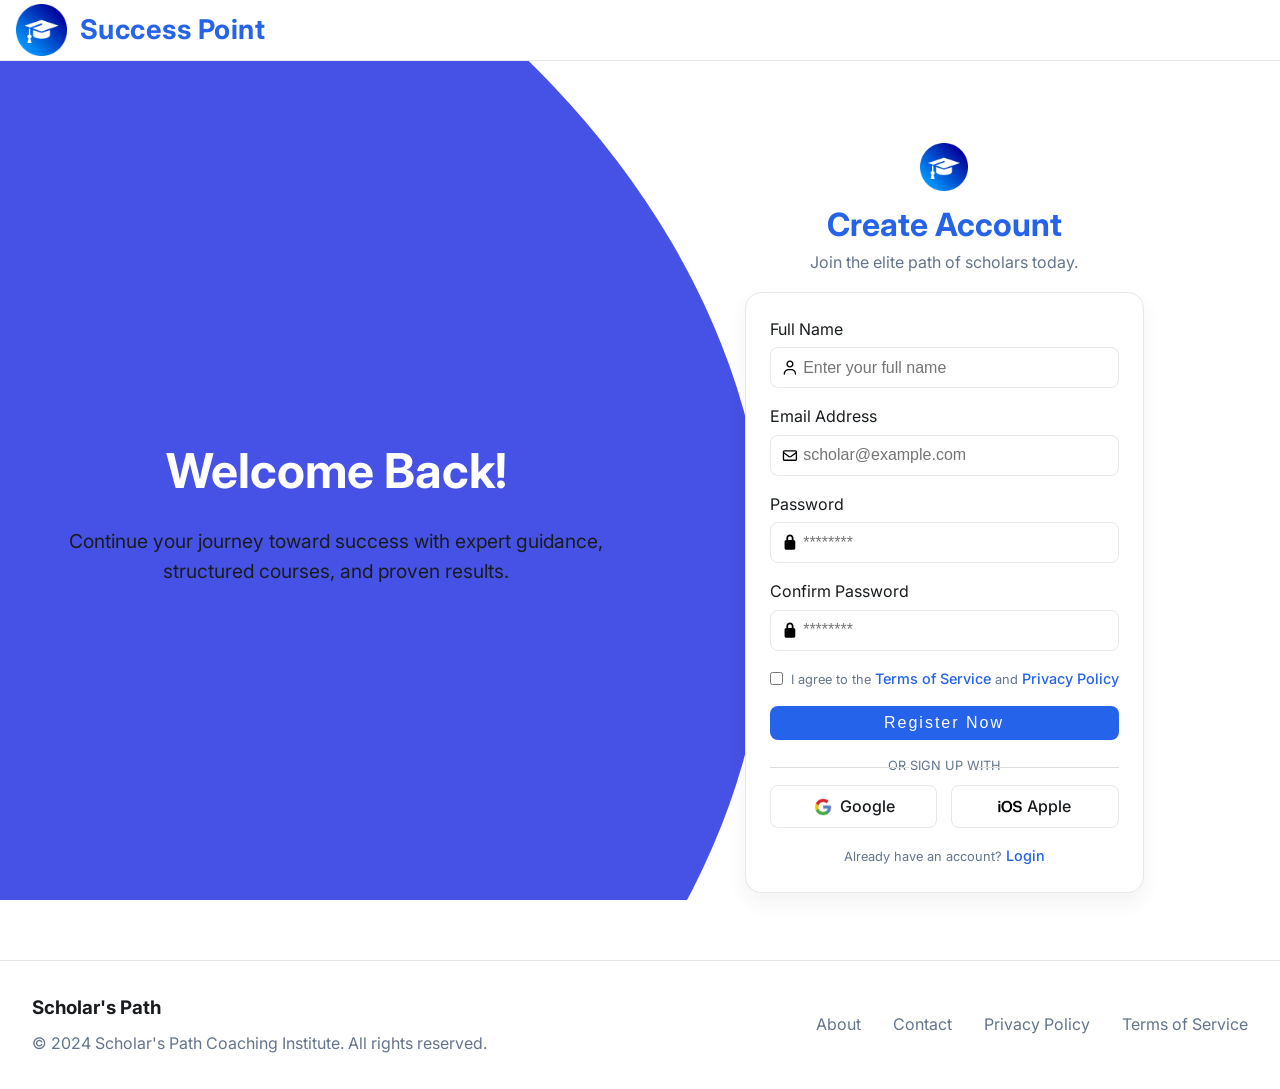
<file: Register and login/register.html>
<!DOCTYPE html>
<html lang="en">
<head>
    <meta charset="UTF-8">
    <meta name="viewport" content="width=device-width, initial-scale=1.0">
    <title>Enroll Now at Success Point Coaching | Best Coaching Classes in Gujarat</title>
    <link rel="stylesheet" href="/CSS/style.css">
    <link rel="stylesheet" href="/CSS/login&register.css">
    <link href="https://fonts.googleapis.com/css2?family=Inter:wght@300;400;500;600;700&display=swap" rel="stylesheet">
    <meta name="description" content="Register at Success Point Coaching Classes in Gujarat. Join expert faculty for Maths, Science and Commerce. Limited seats available. Enroll today!">
    <!-- Favicon -->
    <link rel="icon" type="image/png" sizes="32x32" href="/favicon/favicon-32x32.png">
    <link rel="icon" type="image/png" sizes="16x16" href="/favicon/favicon-16x16.png">
    <link rel="icon" type="image/png" sizes="96x96" href="/favicon/favicon-96x96.png">
    <!-- Android -->
    <link rel="icon" type="image/png" sizes="192x192" href="/favicon/android-icon-192x192.png">
    <!-- Apple Touch Icons -->
    <link rel="apple-touch-icon" sizes="57x57" href="/favicon/apple-icon-57x57.png">
    <link rel="apple-touch-icon" sizes="60x60" href="/favicon/apple-icon-60x60.png">
    <link rel="apple-touch-icon" sizes="72x72" href="/favicon/apple-icon-72x72.png">
    <link rel="apple-touch-icon" sizes="76x76" href="/favicon/apple-icon-76x76.png">
    <link rel="apple-touch-icon" sizes="114x114" href="/favicon/apple-icon-114x114.png">
    <link rel="apple-touch-icon" sizes="120x120" href="/favicon/apple-icon-120x120.png">
    <link rel="apple-touch-icon" sizes="144x144" href="/favicon/apple-icon-144x144.png">
    <link rel="apple-touch-icon" sizes="152x152" href="/favicon/apple-icon-152x152.png">
    <link rel="apple-touch-icon" sizes="180x180" href="/favicon/apple-icon-180x180.png">
    <!-- Manifest -->
    <link rel="manifest" href="/favicon/manifest.json">
    <!-- Microsoft -->
    <meta name="msapplication-TileColor" content="#ffffff">
    <meta name="msapplication-TileImage" content="/favicon/ms-icon-144x144.png">
    <!-- Theme Color -->
    <meta name="theme-color" content="#ffffff">
</head>
<body>
    <!-- header part -->
    <header class="header-container">
        <div class="header-content">
            <!-- Logo -->
            <div class="logo-container">
                <a href="#home" class="logo-content">
                    <img src="/Images/logo.png" alt="Logo" class="logo-img">
                    <span class="logo-txt">Success Point</span>
                </a>
            </div>
            <!-- Navigation
            <nav>
                <ul class="nav-link">
                    <li><a href="index.html" class="nav-link-txt active">Home</a></li>
                    <li><a href="subject.html" class="nav-link-txt">Courses</a></li>
                    <li><a href="teachers.html" class="nav-link-txt">Teachers</a></li>
                    <li><a href="fees.html" class="nav-link-txt">Fees</a></li>
                    <li><a href="about.html" class="nav-link-txt">About</a></li>
                    <li><a href="contact.html" class="nav-link-txt">Contact</a></li>
                </ul>
            </nav> -->
            <!--Enroll Button-->
            <!-- <div class="header-button">
                <a href="#" class="Enroll-button">Enroll Now</a>
            </div> -->
        </div>
    </header>
    <!-- login form section -->
    <div class="register-container">
        <div class="register-content">
            <div class="register-left">
                <h1 class="register-left-title">Welcome Back!</h1>
                <p class="register-left-desc">Continue your journey toward success with expert guidance, structured courses, and proven results.</p>
            </div>
            <div class="register-right">
                <div class="register-header">
                    <img src="/Images/logo.png" alt="" class="register-header-logo">
                    <h1 class="register-header-title">Create Account</h1>
                    <p class="register-header-desc">Join the elite path of scholars today.</p>
                </div>
                <form class="register-form">
                    <div class="form-group">
                        <label class="form-label">Full Name</label>
                        <div class="input-box">
                            <svg xmlns="http://www.w3.org/2000/svg" viewBox="0 0 640 640" class="form-svg">
                                <path d="M240 192C240 147.8 275.8 112 320 112C364.2 112 400 147.8 400 192C400 236.2 364.2 272 320 272C275.8 272 240 236.2 240 192zM448 192C448 121.3 390.7 64 320 64C249.3 64 192 121.3 192 192C192 262.7 249.3 320 320 320C390.7 320 448 262.7 448 192zM144 544C144 473.3 201.3 416 272 416L368 416C438.7 416 496 473.3 496 544L496 552C496 565.3 506.7 576 520 576C533.3 576 544 565.3 544 552L544 544C544 446.8 465.2 368 368 368L272 368C174.8 368 96 446.8 96 544L96 552C96 565.3 106.7 576 120 576C133.3 576 144 565.3 144 552L144 544z"/>
                            </svg>
                            <input type="text" placeholder="Enter your full name" required class="form-input">
                        </div>
                    </div>
                    <div class="form-group">
                        <label class="form-label">Email Address</label>
                        <div class="input-box">
                            <svg xmlns="http://www.w3.org/2000/svg" viewBox="0 0 640 640" class="form-svg">
                                <path d="M125.4 128C91.5 128 64 155.5 64 189.4C64 190.3 64 191.1 64.1 192L64 192L64 448C64 483.3 92.7 512 128 512L512 512C547.3 512 576 483.3 576 448L576 192L575.9 192C575.9 191.1 576 190.3 576 189.4C576 155.5 548.5 128 514.6 128L125.4 128zM528 256.3L528 448C528 456.8 520.8 464 512 464L128 464C119.2 464 112 456.8 112 448L112 256.3L266.8 373.7C298.2 397.6 341.7 397.6 373.2 373.7L528 256.3zM112 189.4C112 182 118 176 125.4 176L514.6 176C522 176 528 182 528 189.4C528 193.6 526 197.6 522.7 200.1L344.2 335.5C329.9 346.3 310.1 346.3 295.8 335.5L117.3 200.1C114 197.6 112 193.6 112 189.4z"/>
                            </svg>
                            <input type="email" placeholder="scholar@example.com" required class="form-input">
                        </div>
                    </div>
                    <div class="form-group">
                        <label class="form-label">Password</label>
                        <div class="input-box">
                            <svg xmlns="http://www.w3.org/2000/svg" viewBox="0 0 640 640" class="form-svg">
                                <path d="M256 160L256 224L384 224L384 160C384 124.7 355.3 96 320 96C284.7 96 256 124.7 256 160zM192 224L192 160C192 89.3 249.3 32 320 32C390.7 32 448 89.3 448 160L448 224C483.3 224 512 252.7 512 288L512 512C512 547.3 483.3 576 448 576L192 576C156.7 576 128 547.3 128 512L128 288C128 252.7 156.7 224 192 224z"/>
                            </svg>
                            <input type="password" placeholder="********" required class="form-input">
                        </div>
                    </div>
                    <div class="form-group">
                        <label class="form-label">Confirm Password</label>
                        <div class="input-box">
                            <svg xmlns="http://www.w3.org/2000/svg" viewBox="0 0 640 640" class="form-svg">
                                <path d="M256 160L256 224L384 224L384 160C384 124.7 355.3 96 320 96C284.7 96 256 124.7 256 160zM192 224L192 160C192 89.3 249.3 32 320 32C390.7 32 448 89.3 448 160L448 224C483.3 224 512 252.7 512 288L512 512C512 547.3 483.3 576 448 576L192 576C156.7 576 128 547.3 128 512L128 288C128 252.7 156.7 224 192 224z"/>
                            </svg>
                            <input type="password" placeholder="********" required class="form-input">
                        </div>
                    </div>
                    <div class="checkbox">
                        <input type="checkbox" class="checkbox-input">
                        <span class="checkbox-title">
                            I agree to the <a href="#" class="privacy-policy">Terms of Service</a> and <a href="#" class="privacy-policy">Privacy Policy</a>
                        </span>
                    </div>
                    <button class="register-btn" type="submit">Register Now</button>
                    <div class="divider">OR SIGN UP WITH</div>
                    <div class="social">
                        <a href="#" class="social-btn">
                            <img src="/Images/google-logo.png" alt="google-img" class="social-img">
                            Google
                        </a>
                        <a href="#" class="social-btn">
                            <img src="/Images/apple-image.png" alt="ios-img" class="social-img">
                            Apple
                        </a>
                    </div>
                    <div class="form-footer">
                        Already have an account? <a href="login.html" class="form-footer-login">Login</a>
                    </div>
                </form>
            </div>
        </div>
    </div>
    <!--footer section-->
    <footer class="footer">
        <div class="footer-container">
            <!-- Left -->
            <div class="footer-left">
                <h3 class="footer-left-title">Scholar's Path</h3>
                <p class="footer-left-desc">© 2024 Scholar's Path Coaching Institute. All rights reserved.</p>
            </div>
            <!-- Right -->
            <div class="footer-right">
                <a href="/about.html" class="footer-right-nav-link">About</a>
                <a href="/contact.html" class="footer-right-nav-link">Contact</a>
                <a href="/privacy.html" class="footer-right-nav-link">Privacy Policy</a>
                <a href="/terms.html" class="footer-right-nav-link">Terms of Service</a>
            </div>
        </div>
    </footer>
</body>
</html>
</file>
<file: CSS/style.css>
:root{
    --primary-color: #2563EB;
    --secondary-color: #F0F7FF;
    --tertiary-color: #64748B;
    --neutral-color: #F8FAFC;
    --background-color: #ffffff;
    --btn-hover-color: #0053DB;
    --border-color: #E5E7EB;
    --heading-color: #191C1E;
}

html{
    scroll-behavior: smooth;
}

*{
    margin: 0;
    padding: 0;
    box-sizing: border-box;
}

body{
    font-family: 'Inter', sans-serif;
    margin: 0;
    padding: 0;
    padding-top: 60px;
    overflow-x: hidden;
    line-height: 1.6;
}

  /* header part */

.header-container{
    width: 100%;
    display: flex;
    justify-content: center;
    border-bottom: 1px solid var(--border-color);
    position: fixed;
    top: 0;
    left: 0;
    z-index: 1000;
    padding: 0rem 1rem;
    background-color: var(--background-color);
}

.header-content{
    width: 100%;
    max-width: 1440px;
    height: 60px;
    display: flex;
    flex-direction: row;
    justify-content: space-between;
    align-items: center;
    background-color: var(--background-color);
}

.logo-content{
    display: flex;
    flex-direction: row;
    align-items: center;
    gap: 0.8rem;
    text-decoration: none;
}

.logo-img{
    width: 3.2rem;
    height: 3.2rem;
}

.logo-txt{
    color: var(--primary-color);
    font-size: 1.7rem;
    letter-spacing: 0.5px;
    font-weight: 700;
}

.nav-link{
    display: flex;
    flex-direction: row;
    gap: 2.5rem;
    list-style: none;
}

.nav-link .active{
    color: var(--primary-color);
    background-color: var(--secondary-color);
    padding: 0.5rem 1rem;
    border-radius: 0.5rem;
    border: none;
}

.nav-link-txt{
    text-decoration: none;
    color: var(--tertiary-color);
    font-size: 1.2rem;
    font-weight: 500;
    /* padding: 0.5rem 0.8rem; */
    /* border-radius: 0.5rem; */
    border-bottom: 2px solid var(--background-color);
    padding-bottom: 0.5rem;
}

.nav-link-txt:hover{
    color: var(--primary-color);
    border-color: var(--primary-color);
}

.header-button{
    display: flex;
    flex-direction: row;
    gap: 0.5rem;
    align-items: center;
}

.login-btn{
    padding: 0.5rem 1.2rem;
    border: none;
    border-radius: 0.7rem;
    background-color: var(--background-color);
    color: var(--tertiary-color);
    font-size: 1rem;
    font-weight: 500;
    text-decoration: none;
}

.login-btn:hover{
    color: var(--primary-color);
    background-color: #EFF6FF;
}

.Enroll-button{
    padding: 0.5rem 1.2rem;
    border: none;
    border-radius: 0.7rem;
    background-color: var(--primary-color);
    color: var(--background-color);
    font-size: 1rem;
    font-weight: 400;
    text-decoration: none;
}

.Enroll-button:hover{
    background-color: var(--btn-hover-color);
}

@media screen and (max-width:450px) {
    .header-content{
        justify-content: space-between;
    }
    .Enroll-button{
        padding: 0.3rem 1rem;
    }
    .logo-img{
        width: 2.5rem;
        height: 2.5rem;
    }
    .logo-txt{
        font-size: 1.2em;
    }
}

@media screen and (max-width:600px) {
    .login-btn{
        display: none;
    }    
}

@media screen and (max-width:1075px) {
    .nav-link{
        display: none;
    }    
}

@media (min-width: 1075px) and (max-width:1170px) {
    .login-btn{
        display: none;
    }    
}

    /* footer section */

.footer{
    width: 100%;
    background-color: var(--background-color);
    border-top: 1px solid var(--border-color);
}

.footer-container{
    width: 100%;
    max-width: 1440px;
    margin: auto;
    display: grid;
    grid-template-columns: repeat(5, 1fr);
    padding: 3rem 2rem;
}

.footer-col-1{
    margin-right: 5rem;
}

.quick-title{
    margin: 1rem 0;
}

.footer-col-title{
    font-size: 1.2rem;
    margin: 1rem 0;
}

.footer-col-desc{
    color: var(--tertiary-color);
    font-size: 0.9rem;
    margin-bottom: 1rem;
}

.footer-links{
    list-style: none;
}

.footer-links .active{
    color: var(--primary-color);
    font-size: 1rem;
}

.footer-col-link-li{
    margin-bottom: 0.5rem;
}

.footer-col-link{
    text-decoration: none;
    color: var(--tertiary-color);
    font-size: 0.9rem;
    transition: 0.3s;
}

.footer-col-contact-link{
    text-decoration: none;
    color: var(--tertiary-color);
    font-size: 0.9rem;
    transition: 0.3s;
    margin-bottom: 0.5rem;
}

.footer-contact{
    display: flex;
    flex-direction: row;
    align-items: center;
    gap: 0.3rem;
}

.footer-contact-location{
    display: flex;
    flex-direction: row;
    align-items: baseline;
    gap: 0.3rem;
}

.contact-img{
    width: 1rem;
    height: 1rem;
}

.contact-location{
    width: 1.2rem;
    height: 1.2rem;
}

.footer-col-link:hover{
    color: var(--primary-color);
    transform: translateX(3px);
}

.copyright{
    font-size: 0.8rem;
    color: var(--tertiary-color);
}

.fade-in{
    opacity: 0;
    transform: translateY(20px);
    animation: fadeUp 0.8s ease forwards;
}

@keyframes fadeUp{
    to{
        opacity: 1;
        transform: translateY(0);
    }
}

.fade-in-delay-1{ animation-delay: 0.2s; }
.fade-in-delay-2{ animation-delay: 0.4s; }
.fade-in-delay-3{ animation-delay: 0.6s; }
.fade-in-delay-4{ animation-delay: 0.8s; }

@media (max-width: 1220px){
    .footer-container{
        grid-template-columns: repeat(3, 1fr);
    }
}

@media (max-width: 780px){
    .footer-container{
        grid-template-columns: repeat(2,1fr);
    }
}

@media screen and (max-width:650px) {
    .footer-container{
        grid-template-columns: 1fr;
    }    
}

@media screen and (max-width:500px) {
    .footer-container{
        padding: 3rem 1rem;
    }    
}
</file>
<file: CSS/index.css>
/* :root{
    --second-primary-color: #6366f1;
    --second-accent-color: #3f83f8;
    --text-color: #333333;
    --link-color: #2563eb;
    --background-color: #ffffff;
    --light-gray: #f0f0f0;
    --gray: #808080;
    --dark-gray: #555;
    --primary-color: #3B82F6;
    --secondary-color: #EFF6FF;
    --tertiary-color: #10B981;
    --accent-color: #8B5CF6;
    --primary-text-color: rgb(107, 114, 128);
    --heading-color: rgb(17, 24, 39);
} */

:root{
    --primary-color: #2563EB;
    --secondary-color: #F0F7FF;
    --tertiary-color: #64748B;
    --neutral-color: #F8FAFC;
    --background-color: #ffffff;
    --btn-hover-color: #0053DB;
    --border-color: #E5E7EB;
    --heading-color: #191C1E;
}

        /* section part */

.section-container{
    width: 100%;
    display: flex;
    justify-content: center;
    align-items: center;
    margin: 4rem 0;
}

.section-content{
    width: 100%;
    max-width: 1440px;
    display: flex;
    flex-direction: row;
    justify-content: space-between;
    align-items: center;
    gap: 1rem;
    padding: 0rem 2rem;
}

.section-left{
    display: flex;
    flex: 1;
    flex-direction: column;
    justify-content: center;
    align-items: flex-start;
    gap: 1.5rem;
    
}

.tagline{
    width: fit-content;
    display: inline-block;
    padding: 0.3rem 0.8rem;
    background-color: rgba(37, 99, 235, 0.1); /* light blue */
    color: var(--primary-color);
    border-radius: 1rem;
    font-size: 0.85rem;
    font-weight: 500;
    margin-bottom: 0.8rem;
}

.section-left-title{
    color: var(--heading-color);
    font-size: 3rem;
    font-weight: 800;
    line-height: 1.3;
}

.section-left-des{
    color: var(--tertiary-color);
    font-size: 1.2rem;
    font-weight: 300;
}

.section-btn{
    display: flex;
    flex-direction: row;
    gap: 1.5rem;
}

.explore-btn{
    padding: 0.7rem 2rem;
    /* display: flex;
    align-items: center;
    gap: 0.5rem; */
    background-color: var(--primary-color);
    border-radius: 0.5rem;
    text-decoration: none;
    color: var(--background-color);
    text-align: center;
    font-size: 1rem;
    font-weight: 500;
}

/* .explore-btn-img{
    width: 1rem;
    height: 1rem;
} */

.enroll-btn{
    padding: 0.8rem 2rem;
    background-color: var(--background-color);
    border-radius: 0.5rem;
    border: 1px solid var(--border-color);
    text-align: center;
    font-size: 1rem;
    text-decoration: none;
    color: var(--primary-color);
    box-shadow: 0 0 2px rgba(0, 0, 0, 0.3);
    font-weight: 500;
}

.explore-btn,
.enroll-btn{
    display: inline-flex;
    align-items: center;
    justify-content: center;
}

.explore-btn:hover{
    background-color: var(--btn-hover-color);
}

.enroll-btn:hover{
    background-color: rgba(245, 245, 245, 0.614);
}

.section-right{
    display: flex;
    flex: 1;
    justify-content: center;
}

.section-right-img{
    width: 100%;
    height: auto;
    border-radius: 1rem;
}

/* responsive section part  */

@media screen and (max-width:450px) {
    .section-btn{
        width: 100%;
        flex-direction: column;
    }
}

@media screen and (max-width: 600px){
    .section-left-title{
        font-size: 2rem;
    }

    .section-left-des{
        font-size: 1rem;
    }
}

@media screen and (max-width: 968px) {
    .section-content{
        flex-direction: column;
        text-align: center;
        gap: 3rem;
    }

    .section-left{
        max-width: 100%;
        align-items: center;
    }

    .section-btn{
        justify-content: center;
    }
}


   /* achivement section */

.stats-container{
    width: 100%;
    display: flex;
    justify-content: center;
    background-color: var(--secondary-color);
    padding: 3rem 0;
}

.stats-content{
    width: 100%;
    max-width: 1200px;
    display: flex;
    justify-content: space-between;
    align-items: center;
    text-align: center;
    padding: 2rem 2rem;
}

.stat-item{
    flex: 1;
    transition: transform 0.3s ease;
}

.stat-item:hover{
    transform: translateY(-5px);
}

.stat-item-title{
    font-size: 2.5rem;
    font-weight: 700;
    color: var(--primary-color);
}

.stat-item-desc{
    font-size: 0.9rem;
    color: var(--tertiary-color);
    letter-spacing: 1px;
    text-transform: uppercase;
}

.stat-item:not(:last-child){
    border-right: 1px solid var(--border-color);
}

/* achivement section */

@media screen and (max-width: 768px){
    .stats-content{
        flex-direction: column;
        gap: 2rem;
    }

    .stat-item:not(:last-child){
        border-right: none;
        border-bottom: 1px solid var(--border-color);
        padding-bottom: 1rem;
    }
}

    /* Featured Courses section */

.courses-container{
    width: 100%;
    display: flex;
    justify-content: center;
    align-items: center;
}

.courses-content{
    width: 100%;
    max-width: 1440px;
    display: flex;
    flex-direction: column;
    text-align: left;
    gap: 2rem;
    padding: 3rem 2rem;
}

.courses-header{
    display: flex;
    flex-direction: row;
    justify-content: space-between;
    align-items: last baseline;
}

.courses-header-title{
    font-size: 1.8rem;
    font-weight: 600;
    color: var(--heading-color);
}

.courses-header-desc{
    color: var(--tertiary-color);
    font-size: 0.9rem;
}

.view-all{
    text-decoration: none;
    font-size: 1rem;
    color: var(--primary-color);
}

.view-all:hover{
    border-bottom: 1px solid var(--primary-color);
}

.courses-cards{
    width: 100%;
    max-width: 1440px;
    display: grid;
    grid-template-columns: repeat(auto-fit, minmax(280px, 1fr));
    gap: 1.5rem;
}

.course-card{
    border: 1px solid var(--border-color);
    border-left: 4px solid var(--primary-color); /* BLUE LINE */
    padding: 1.5rem;
    position: relative;
    background-color: var(--background-color);
    border-radius: 1rem;
    transition: 0.3s ease;
    display: flex;
    flex-direction: column;
    gap: 0.5rem;
    justify-content: space-between;
}

.course-card:hover{
    transform: translateY(-5px);
    box-shadow: 0 10px 20px rgba(0,0,0,0.05);
}

.course-card-top{
    display: flex;
    justify-content: space-between;
    margin-bottom: 0.5rem;
}

.course-card-top-img-container{
    width: 3.5rem;
    height: 3.5rem;
    background-color: #D3E4FE;
    border-radius: 0.5rem;
    display: flex;
    justify-content: center;
    align-items: center;
}

.course-card-top-img{
    width: 2.3rem;
    height: 2.3rem;
}

.course-card-body{
    display: flex;
    flex-direction: column;
    gap: 0.5rem;
}

.course-card-title{
    font-size: 1.2rem;
}

.course-card-desc{
    color: var(--tertiary-color);
    font-size: 0.95rem;
}

.course-footer{
    display: flex;
    justify-content: space-between;
    border-top: 1px solid var(--border-color);
    padding-top: 1rem;
}

.course-footer-span{
    color: var(--heading-color);
    font-size: 0;
    font-size: 0.8rem;
}

.course-footer-details{
    color: var(--primary-color);
    text-decoration: none;
}

.course-footer-details:hover{
    border-bottom: 1px solid var(--primary-color);
}

@media screen and (max-width: 1000px) {
    .courses-header{
        width: 100%;
        flex-direction: column;
        align-items: flex-start;
        gap: 1.5rem;
    }
    .view-all{
        align-self: flex-end;
    }
}

    /* CTA section */

.cta-section{
    width: 100%;
    display: flex;
    justify-content: center;
    padding: 0rem 2rem;
    text-align: center;
    margin-bottom: 5rem;
    background-color: var(--background-color);
}

.cta-content{
    width: 100%;
    max-width: 1440px;
    padding: 5rem 2rem;
    color: var(--background-color);
    background: var(--primary-color);
    border-radius: 1rem;
}

.cta-content-title{
    font-size: 2rem;
    font-weight: 600;
    margin-bottom: 0.5rem;
}

.cta-content-desc{
    font-size: 1rem;
    margin-bottom: 1rem;
}

.cta-buttons{
    display: flex;
    flex-direction: row;
    gap: 1.5rem;
    justify-content: center;
}

.primary-btn{
    background-color: white;
    color: var(--primary-color);
    padding: 0.5rem 1rem;
    border-radius: 0.5rem;
    text-decoration: none;
    font-size: 1rem;
    font-weight: 500;
}

.primary-btn:hover{
    background-color: #f1f5f9;
}

.secondary-btn{
    border: 1px solid rgba(255,255,255,0.5);
    color: white;
    color: var(--background-color);
    padding: 0.5rem 1rem;
    border-radius: 0.5rem;
    text-decoration: none;
    font-size: 1rem;
    font-weight: 500;
}

.secondary-btn:hover{
    background-color: rgba(255,255,255,0.1);
}

@media (max-width: 600px){
    .cta-buttons{
        flex-direction: column;
    }

    .cta-content h2{
        font-size: 1.5rem;
    }
}

@media screen and (max-width:500px) {
    .section-content{
        padding: 0 1rem;
    } 
    .stats-content{
        padding: 1rem;
    }
    .courses-content{
        padding: 3rem 1rem;
    }
    .course-card{
        padding: 1rem;
    }
    .cta-section{
        padding: 0 1rem;
    }
    .cta-content{
        padding: 1rem;
    }
}
</file>
<file: CSS/sidebar.css>
:root{
    --primary-color: #2563EB;
    --secondary-color: #F0F7FF;
    --tertiary-color: #64748B;
    --neutral-color: #F8FAFC;
    --background-color: #ffffff;
    --btn-hover-color: #0053DB;
    --border-color: #E5E7EB;
    --heading-color: #191C1E;
}

/* =========================
   MOBILE SIDEBAR
========================= */

.menu-btn{
    display: none;
    background: none;
    border: none;
    font-size: 2rem;
    color: var(--heading-color);
    cursor: pointer;
}

.sidebar{
    position: fixed;
    top: 0;
    right: -320px;
    width: 300px;
    height: 100vh;
    background: var(--background-color);
    box-shadow: -5px 0 25px rgba(0,0,0,0.1);
    transition: 0.3s ease;
    z-index: 1000;
    padding: 2rem;
}

.sidebar.active{
    right: 0;
}

.close-btn{
    background: none;
    border: none;
    font-size: 1.8rem;
    color: var(--heading-color);
    cursor: pointer;
    float: right;
}

.sidebar-links{
    list-style: none;
    margin-top: 4rem;
    display: flex;
    flex-direction: column;
    gap: 1rem;
}

.sidebar-links .sider-li{
    width: 100%;
}

.sidebar-links a{
    display: block;
    text-decoration: none;
    color: var(--heading-color);
    font-size: 1rem;
    font-weight: 500;
    padding: 0.9rem 1rem;
    transition: 0.3s;
}

.sider-li:nth-child(odd) {
    background-color: var(--secondary-color);
    border-radius: 0.5rem;
    margin-top: 0.5rem;
}

.sider-li:nth-child(even) {
    background-color: var(--neutral-color);
    border-radius: 0.5rem;
    margin-top: 0.5rem;
}

#sidebar-enroll{
    margin: 0;
    border-radius: 0.5rem;
}

.sidebar-links a:hover{
    background: var(--secondary-color);
    color: var(--primary-color);
}

.sidebar-enroll{
    background: var(--primary-color);
    color: white !important;
    text-align: center;
    margin-top: 1rem;
}

.sidebar-enroll:hover{
    background: var(--btn-hover-color) !important;
}

.sider-li .active{
    color: var(--primary-color);
    background-color: var(--secondary-color);
    font-size: 1.2rem;
    font-weight: 600;
    border-radius: 1rem;
}

/* Overlay */

.sidebar-overlay{
    position: fixed;
    inset: 0;
    background: rgba(0,0,0,0.4);
    opacity: 0;
    visibility: hidden;
    transition: 0.3s;
    z-index: 999;
}

.sidebar-overlay.active{
    opacity: 1;
    visibility: visible;
}

/* Mobile */

@media (max-width: 968px){

    nav{
        display: none;
    }

    .header-button{
        display: none;
    }

    .menu-btn{
        display: block;
    }

    .header-content{
        justify-content: space-between;
    }
}

@media (max-width: 400px){

    .sidebar{
        width: 260px;
        padding: 1.5rem;
    }

    .sidebar-links a{
        font-size: 0.95rem;
    }
}
</file>
<file: CSS/about.css>
/* img{
    max-width:100%;
    display:block;
}

section{
    width:100%;
} */

/* LEGACY SECTION */

:root{
    --primary-color: #2563EB;
    --secondary-color: #F0F7FF;
    --tertiary-color: #64748B;
    --neutral-color: #F8FAFC;
    --background-color: #ffffff;
    --btn-hover-color: #0053DB;
    --border-color: #E5E7EB;
    --heading-color: #191C1E;
}

.legacy-section{
    width: 100%;
    display: flex;
    justify-content: center;
    align-items: center;
    margin: 4rem 0;
    background-color: var(--background-color);
}

.legacy-container{
    width:100%;
    max-width: 1440px;
    padding: 0rem 2rem;
    display:flex;
    align-items:center;
    justify-content:space-between;
    gap: 1rem;
}

/* LEFT CONTENT */

.legacy-content{
    flex:1;
}

.legacy-header{
    margin-bottom:1.5rem;
}

.legacy-label{
    font-size:0.9rem;
    font-weight:700;
    letter-spacing:2px;
    text-transform:uppercase;
    color:var(--primary-color);
    margin-bottom:1rem;
}

.legacy-title{
    color: var(--heading-color);
    font-size: 3rem;
    font-weight: 800;
    line-height: 1.3;
    margin-bottom:1.5rem;
}

.legacy-description{
    color: var(--tertiary-color);
    font-size: 1.2rem;
    font-weight: 300;
    margin-bottom:2.5rem;
}

/* STATS */

.legacy-stats{
    display:flex;
    align-items:center;
    gap:2rem;
    flex-wrap:wrap;
}

.stat-card{
    padding-right:2rem;
    border-right: 1px solid var(--border-color);
}

.stat-card:last-child{
    border-right:none;
}

.stat-number{
    font-size: 2.5rem;
    font-weight: 700;
    color: var(--primary-color);
}

.stat-text{
    font-size: 0.9rem;
    color: var(--tertiary-color);
    letter-spacing: 1px;
    text-transform: uppercase;
}

/* IMAGE */

.legacy-image-wrapper{
    flex:1;
    width:100%;
    display: flex;
    justify-content: center;
}

.legacy-image{
    width:100%;
    height: auto;
    border-radius: 1rem;
}

/* =========================
   MISSION & VISION
========================= */

.mission-vision-section{
    width: 100%;
    display: flex;
    justify-content: center;
    padding: 5rem 2rem;
    background-color: #cccccc26;
    background-color: var(--neutral-color);
}

.mission-vision-container{
    width:100%;
    max-width: 1440px;
    margin:0 auto;
    display:grid;
    grid-template-columns:repeat(2,1fr);
    gap: 2rem;
}

/* CARD */

.info-card{
    background-color: var(--background-color);
    padding: 2rem;
    border-radius: 1rem;
    border:1px solid var(--border-color);
}

.info-icon-wrapper{
    width: 3.5rem;
    height:3.5rem;
    display:flex;
    align-items:center;
    justify-content:center;
    background-color:#dbeafe;
    border-radius:14px;
    margin-bottom:1.5rem;
}

.info-icon{
    width: 1.5rem;
    height: 1.5rem;
    color:var(--primary-color);
}

.info-title{
    color: var(--heading-color);
    font-size:2rem;
    font-weight:700;
    margin-bottom:1rem;
}

.info-description{
    font-size: 1.05rem;
    color: var(--tertiary-color);
}

/* =========================
   RESPONSIVE
========================= */

@media (max-width: 1315px){

    .legacy-container{
        flex-direction:column;
    }
    .legacy-content{
        text-align: center;
    }
    .legacy-stats{
        justify-content: center;
    }
    .mission-vision-container{
        grid-template-columns:1fr;
    }

}

@media (max-width:768px){
    .legacy-stats{
        gap:1.5rem;
    }

    .stat-card{
        border-right:none;
        padding-right:0;
    }

    .info-title{
        font-size:1.7rem;
    }

}

@media (max-width:500px){

    .legacy-title{
        font-size:2rem;
    }

    .legacy-description,
    .info-description{
        font-size:1rem;
    }
    .legacy-container{
        padding: 0 1rem;
    }
    .mission-vision-section{
        padding: 3rem 1rem;
    }
    .info-card{
        padding: 1rem;
    }

}

/* ===== PILLAR SECTION ===== */

.pillar-section{
    width:100%;
    padding:5rem 1rem;
    background:var(--background-color);
    display:flex;
    justify-content:center;
}

.pillar-container{
    width:100%;
    max-width:1440px;
}

/* Heading */

.pillar-heading{
    text-align:center;
    margin-bottom:4rem;
}

.pillar-title{
    font-size:3rem;
    font-weight:700;
    color:var(--heading-color);
    margin-bottom:1rem;
}

.pillar-divider{
    width: 4rem;
    height: 0.3rem;
    background:var(--primary-color);
    border-radius: 1rem;
    display: inline-block;
}

/* Cards */

.pillar-cards{
    width:100%;
    display:grid;
    grid-template-columns:repeat(3,1fr);
    gap:2rem;
    margin-bottom:4rem;
}

.pillar-card{
    text-align:center;
}

/* Icon */

.pillar-icon-box{
    width: 5rem;
    height: 5rem;
    border-radius:50%;
    border:1px solid rgba(37,99,235,.2);
    background:var(--background-color);
    display:flex;
    justify-content:center;
    align-items:center;
    margin: 0 auto 1.5rem;
}

.pillar-img{
    width: 3rem;
    height: 3rem;
}

.pillar-icon{
    font-size:2rem;
    color:var(--primary-color);
}

/* Text */

.pillar-card-title{
    font-size:1.5rem;
    font-weight:600;
    color:var(--heading-color);
    margin-bottom:1rem;
}

.pillar-card-text{
    font-size:1rem;
    line-height:1.7;
    color:var(--tertiary-color);
    margin: auto;
}

/* CTA */

.pillar-cta{
    width:100%;
    background:linear-gradient(90deg,#0f4fe0,#2563eb);
    border-radius:1.5rem;
    display:flex;
    justify-content:space-between;
    align-items:center;
    overflow:hidden;
}

.pillar-cta-left{
    flex:1;
    padding:3rem;
}

.pillar-cta-title{
    font-size:2.5rem;
    color:#fff;
    font-weight:700;
    margin-bottom:1rem;
}

.pillar-cta-description{
    color:rgba(255,255,255,.8);
    line-height:1.7;
    font-size:1rem;
}

.pillar-cta-right{
    padding:3rem;
    display:flex;
    align-items:center;
    justify-content:center;
}

.pillar-btn{
    text-decoration:none;
    background:var(--background-color);
    color:var(--primary-color);
    padding:1rem 2rem;
    border-radius:1rem;
    font-weight:600;
    transition:.3s ease;
}

.pillar-btn:hover{
    background:#f1f5f9;
}

/* Responsive */

@media(max-width:992px){

    .pillar-cards{
        grid-template-columns:1fr;
    }

    .pillar-cta{
        flex-direction:column;
    }

    .pillar-cta-right{
        width:100%;
        padding-top:0;
    }
}

@media(max-width:600px){

    .pillar-title{
        font-size:2rem;
    }

    .pillar-card-title{
        font-size:1.3rem;
    }

    .pillar-cta-left{
        padding:2rem;
    }

    .pillar-cta-title{
        font-size:1.8rem;
    }

    .pillar-btn{
        width:100%;
        text-align:center;
    }
}

@media screen and (max-width:500px) {
    .pillar-btn{
        padding: 0.3rem 1rem;
    }
    .pillar-cta-right{
        padding: 1rem;
    }
    .pillar-cta-left{
        padding: 1rem;
    }
}
</file>
<file: CSS/fees.css>
:root{
    --primary-color: #2563EB;
    --secondary-color: #F0F7FF;
    --tertiary-color: #64748B;
    --neutral-color: #F8FAFC;
    --background-color: #ffffff;
    --btn-hover-color: #0053DB;
    --border-color: #E5E7EB;
    --heading-color: #191C1E;
}

a{
    text-decoration:none;
}

ul{
    list-style:none;
}

/* =========================
FEE STRUCTURE SECTION
========================= */


.fee-structure-section{
    width: 100%;
    padding: 5rem 0rem;
    padding-top: 3rem;
}

.container{
    width: 100%;
    max-width: 1440PX;
    margin:auto;
    padding: 0 2rem;
}

/* =========================
SECTION HEADER
========================= */

.section-header{
    margin:auto;
    text-align:center;
    margin-bottom: 3rem;
}

.section-subtitle{
    display:inline-flex;
    align-items:center;
    justify-content:center;
    background:var(--secondary-color);
    color:var(--primary-color);
    padding: 0.5rem 1rem;
    border-radius: 2rem;
    font-size: 0.9rem;
    font-weight: 600;
    margin-bottom: 2rem;
    border:0.1rem solid #D6E6FF;
}

.section-title{
    font-size: 3rem;
    line-height: 1.2;
    font-weight: 800;
    color: var(--heading-color);
    margin-bottom: 2rem;
}

.section-description{
    font-size: 1.2rem;
    color: var(--tertiary-color);
}

/* =========================    PRICING CARD WRAPPER    ========================= */

.pricing-card-wrapper{
    width: 100%;
    display:grid;
    grid-template-columns:repeat(2,1fr);
    gap:3rem;
    margin-bottom: 5rem;
}

/* =========================    PRICING CARD    ========================= */

.pricing-card{
    display: flex;
    flex-direction: column;
    justify-content: space-between;
    position: relative;
    background:var(--background-color);
    border: 0.2rem solid var(--border-color);
    border-radius: 1.8rem;
    padding: 2rem;
    transition: 0.3s ease;
    overflow: hidden;
    box-shadow: 0 0.8rem 2.5rem rgba(37,99,235,0.08);
}

.pricing-card:hover{
    transform:translateY(-0.8rem);
    box-shadow:0 1.8rem 4rem rgba(37,99,235,0.12);
}

.featured-card{
    border-color: var(--primary-color);
}

/* =========================    BADGES  ========================= */

.pricing-badge,
.limited-badge{
    /* position: absolute;
    top: 0rem;
    right: 0rem;
    padding:0.7rem 1.4rem;
    border-radius: 5rem;
    font-size: 1rem;
    font-weight: 600;
    color: var(--background-color); */

    position:absolute;
    top:0;
    right:0;
    background:var(--primary-color);
    color: var(--background-color);
    font-size: 1rem;
    font-weight:700;
    padding:0.7rem 1.8rem;
    border-radius: 0rem 0.5rem 0rem 1.5rem;
    line-height: 1;
}

.pricing-badge{
    background:var(--primary-color);
}

.limited-badge{
    background:#4B5563;
}



/* =========================
CARD CONTENT
========================= */

.card-header{
    margin-bottom:2.8rem;
}

.plan-title{
    font-size: 2rem;
    font-weight: 700;
    color: var(--heading-color);
    margin-bottom: 1.2rem;
}

.plan-description{
    color:var(--tertiary-color);
    font-size:1rem;
}



/* =========================
PRICE
========================= */

.price-container{
    display:flex;
    align-items:flex-end;
    gap:0.6rem;
    margin-bottom:3.2rem;
}

.main-price{
    font-size: 2.5rem;
    line-height:1;
    font-weight:800;
    color:var(--primary-color);
}

.old-price{
    margin-left: .5rem;
    margin-top: 1rem;
    color: var(--tertiary-color);
    font-size: 1rem;
}

.price-duration{
    margin-top: 1rem;
    color:var(--tertiary-color);
    font-size: 1rem;
}

/* =========================    FEATURE LIST    ========================= */

.feature-list{
    display:flex;
    flex-direction:column;
    gap: 1rem;
    margin-bottom: 2rem;
}

.feature-item{
    position:relative;
    padding-left: 2rem;
    color:var(--heading-color);
    font-size: 1.1rem;
}

.feature-item::before{
    content:"✔";
    position:absolute;
    left:0;
    top:0;
    color:var(--primary-color);
    font-weight:700;
}



/* =========================    BUTTONS ========================= */

.primary-button,
.secondary-button{
    width:100%;
    border-radius: 0.8rem;
    display:flex;
    align-items:center;
    justify-content:center;
    font-size: 1.2rem;
    font-weight: 600;
    padding: 0.5rem 1rem;
    transition: 0.3s ease;
    
}
.primary-button{
    background:var(--primary-color);
    color: var(--background-color);
}

.primary-button:hover{
    background:var(--btn-hover-color);
}

.secondary-button{
    border:0.1rem solid var(--primary-color);
    color:var(--primary-color);
    background:transparent;
}

.secondary-button:hover{
    background:var(--primary-color);
    color: var(--background-color);
}



/* =========================    FEE TABLE SECTION   ========================= */

.fee-table-section{
    background:var(--background-color);
    border-radius: 1.5rem;
    border: 0.1rem solid var(--border-color);
    overflow: hidden;
    margin-bottom: 2rem;
    box-shadow: 0 0.8rem 2.5rem rgba(15,23,42,0.05);
}

/* =========================    TABLE HEADER    ========================= */

.table-header{
    padding: 0.8rem 3rem;
    background:#F8FAFF;
    border-bottom:0.1rem solid var(--border-color);
}

.table-title{
    font-size: 2rem;
    font-weight: 700;
    color: var(--heading-color);
}

/* =========================    TABLE   ========================= */

.table-responsive{
    overflow-x: auto;
}

.fee-table{
    width:100%;
    border-collapse: collapse;
}

.table-head{
    background:#F9FBFF;
}

.table-heading{
    padding: 1rem 3rem;
    text-align:left;
    font-size: 1.5rem;
    font-weight:600;
    color:var(--heading-color);
    border-bottom:0.1rem solid var(--border-color);
}

.table-data{
    padding: 1rem 3rem;
    color:var(--heading-color);
    border-bottom:0.1rem solid var(--border-color);
    font-size: 1.2rem;
}

.table-row:hover{
    background:var(--secondary-color);
}

/* =========================    FAQ SECTION ========================= */

.faq-section{
    padding-top: 1rem;
}

/* =========================    FAQ HEADER  ========================= */

.faq-header{
    text-align:center;
    margin: auto;
    margin-bottom: 2rem;
}

.faq-title{
    font-size: 3rem;
    font-weight: 800;
    color: var(--heading-color);
    margin-bottom: 1.6rem;
}

.faq-description{
    color:var(--tertiary-color);
    font-size:1.2rem;
}



/* =========================    FAQ WRAPPER ========================= */

.faq-wrapper{
    margin:auto;
    display:flex;
    flex-direction:column;
    gap: 2rem;
    padding: 0 5rem;
}

/* =========================    FAQ CARD    ========================= */

.faq-card{
    background:var(--background-color);
    border:0.1rem solid var(--border-color);
    border-radius: 1rem;
    padding: 2rem;
    transition :0.3s ease;
    box-shadow:0 0.5rem 1.8rem rgba(15,23,42,0.04);
}

.faq-card:hover{
    transform:translateY(-0.5rem);
    box-shadow:0 1.2rem 2.8rem rgba(37,99,235,0.08);
}

.faq-question{
    font-size: 1.5rem;
    font-weight:700;
    color:var(--heading-color);
    margin-bottom: .4rem;
}

.faq-answer{
    color:var(--tertiary-color);
    font-size: 1.1rem;
}



/* =========================
RESPONSIVE
========================= */
@media(max-width:768px){

    .section-title{
        font-size:4rem;
    }

    .faq-title{
        font-size:3.4rem;
    }

    .main-price{
        font-size:4.8rem;
    }

    .pricing-card{
        padding:3.2rem;
    }

}

@media(max-width:480px){

    html{
        font-size:56.25%; 
    }

    .section-title{
        font-size:3.2rem; 
    }

    .faq-title{
        font-size:2.8rem; 
    }

    .table-heading, .table-data{
        padding:1.6rem; font-size:1.4rem; 
    }

    .pricing-card{
        padding:2.4rem;
    }

}

@media screen and (max-width:550px) {
    .faq-wrapper{
        padding: 0rem;
    }    
}

@media screen and (max-width:1000px) {
    .pricing-card-wrapper{
        grid-template-columns:1fr;
    }    
}
</file>
<file: CSS/teacher.css>
:root{
    --primary-color: #2563EB;
    --secondary-color: #F0F7FF;
    --tertiary-color: #64748B;
    --neutral-color: #F8FAFC;
    --background-color: #ffffff;
    --btn-hover-color: #0053DB;
    --border-color: #E5E7EB;
    --heading-color: #191C1E;
}

/* ===== FACULTY SECTION ===== */

.faculty-section{
    width: 100%;
    background-color: #f8fafc;
    display: flex;
    justify-content: center;
}

.faculty-container{
    width: 100%;
    max-width: 1440px;
    padding: 3rem 1rem;
}

/* Header */
.faculty-header{
    margin-bottom: 2rem;
}

.faculty-title{
    font-size: 2rem;
    font-weight: 600;
    color: var(--heading-color);
    margin-bottom: 0.5rem;
}

.faculty-subtitle{
    font-size: 1rem;
    color: var(--tertiary-color);
    max-width: 600px;
    line-height: 1.6;
}

/* Grid */
.faculty-grid{
    display: grid;
    grid-template-columns: repeat(4, 1fr);
    gap: 1.5rem;
}

/* Card */
.faculty-card{
    background: #fff;
    border: 1px solid var(--border-color);
    border-radius: 0.8rem;
    padding: 1.5rem;
    text-align: center;
    transition: 0.3s ease;
    display: flex;
    justify-content: space-between;
    flex-direction: column;
}

.faculty-card:hover{
    transform: translateY(-5px);
    box-shadow: 0 10px 20px rgba(0,0,0,0.05);
}

/* Image */
.faculty-img-wrapper{
    display: flex;
    justify-content: center;
}

.faculty-img{
    width: 90px;
    height: 90px;
    border-radius: 50%;
    object-fit: cover;
    margin-bottom: 1rem;
}

/* Text */
.faculty-name{
    font-size: 1.1rem;
    margin-bottom: 0.3rem;
}

.faculty-subject{
    color: var(--primary-color);
    font-size: 0.9rem;
    font-weight: 500;
    display: block;
    margin-bottom: 0.5rem;
}

/* Tag */
.faculty-tag{
    display: inline-block;
    background: #f1f5f9;
    padding: 0.3rem 0.8rem;
    border-radius: 999px;
    font-size: 0.8rem;
    margin-bottom: 0.8rem;
}

/* Description */
.faculty-desc{
    font-size: 0.9rem;
    color: var(--tertiary-color);
    margin-bottom: 1rem;
}

/* Button */
.faculty-btn{
    display: block;
    text-decoration: none;
    border: 1px solid var(--primary-color);
    color: var(--primary-color);
    padding: 0.5rem;
    border-radius: 0.5rem;
    font-size: 0.9rem;
    transition: 0.3s ease;
}

.faculty-btn:hover{
    background: var(--primary-color);
    color: #fff;
}

/* Animation */
.faculty-card{
    opacity: 0;
    transform: translateY(20px);
    animation: fadeUp 0.6s ease forwards;
}

@keyframes fadeUp{
    to{
        opacity: 1;
        transform: translateY(0);
    }
}

/* Responsive */
@media (max-width: 1000px){
    .faculty-grid{
        grid-template-columns: repeat(2, 1fr);
    }
}

@media (max-width: 600px){
    .faculty-grid{
        grid-template-columns: 1fr;
    }

    .faculty-title{
        font-size: 1.5rem;
    }

    .faculty-subtitle{
        font-size: 0.9rem;
    }
}
</file>
<file: CSS/terms.css>
:root{
    --primary-color: #2563EB;
    --secondary-color: #F0F7FF;
    --tertiary-color: #64748B;
    --neutral-color: #F8FAFC;
    --background-color: #ffffff;
    --btn-hover-color: #0053DB;
    --border-color: #E5E7EB;
    --heading-color: #191C1E;
}

.terms-section{
    width:100%;
    display:flex;
    justify-content:center;
    padding:4rem 0rem;
    background: var(--background-color);
}

.terms-container{
    width:100%;
    max-width:1440px;
    padding: 0rem 2rem;
}

/* Header */

.terms-header{
    text-align:center;
    margin-bottom:3rem;
}

.update-badge{
    display:inline-flex;
    align-items:center;
    gap:.5rem;
    background:rgba(37, 99, 235, 0.1);
    color:var(--primary-color);
    padding: 0.5rem 1rem;
    border-radius: 1rem;
    margin-bottom:1rem;
}

.terms-title{
    font-size: 3rem;
    font-weight: 700;
    margin-bottom: 1rem;
    color: var(--heading-color);
}

.terms-desc{
    max-width:700px;
    margin:auto;
    color: var(--tertiary-color);
    line-height:1.7;
    font-size:1.1rem;
}

/* Card */

.terms-card{
    background: var(--background-color);
    border: 1px solid var(--border-color);
    border-radius: 1rem; 
    padding: 2rem;
    margin-bottom: 2rem;
    transition: .3s ease;
}

.terms-card:hover{
    transform:translateY(-3px);
    box-shadow:0 10px 25px rgba(0,0,0,.05);
}

.terms-card-heading{
    display:flex;
    align-items:center;
    margin-bottom:1.5rem;
}

.terms-card-img{
    width: 1.7rem;
    height: 1.7rem;
    margin-right: 0.5rem;
}

.terms-card-title{
    font-size:2rem;
    color: var(--heading-color);
}

.terms-card-text{
    color: var(--tertiary-color);
    line-height: 1.8;
    margin-bottom: 1rem;
}

/* List */

.terms-list{
    padding-left:1.2rem;
}

.terms-list-item{
    color: var(--tertiary-color);
    margin-bottom:.7rem;
    line-height:1.7;
}

/* Refund Box */

.refund-box{
    background:#cccccc3a;
    border-left: 4px solid var(--primary-color);
    padding:1rem;
    border-radius: 1rem;
    margin-top:1rem;
}

.refund-title{
    margin-bottom:.5rem;
    color:#0f172a;
}

.refund-text{
    color:var(--tertiary-color);
    line-height:1.7;
}

/* Restricted */

.restricted-list{
    margin-top:1rem;
}

.restricted-item{
    display:flex;
    align-items:flex-start;
    gap:.7rem;
    margin-bottom:1rem;
}


.restricted-text{
    color:var(--tertiary-color);
    line-height:1.7;
}

/* Conduct */

.conduct-grid{
    display:grid;
    grid-template-columns:repeat(2,1fr);
    gap:1rem;
    margin-top:1.5rem;
}

.conduct-box{
    border:1px solid var(--border-color);
    border-radius:.8rem;
    padding:1rem;
    background:var(--background-color);
}

.conduct-title{
    color: var(--primary-color);
    margin-bottom:.5rem;
}

.conduct-text{
    color: var(--tertiary-color);
    line-height: 1.7;
}

/* CTA */

.terms-cta{
    background:linear-gradient(135deg,#2563eb,#1d4ed8);
    border-radius:1rem;
    padding:1.5rem;
    display:flex;
    justify-content:space-between;
    align-items:center;
    gap:1rem;
    margin-top:3rem;
}

.cta-title{
    color: var(--background-color);
    margin-bottom:.5rem;
}

.cta-text{
    color:rgba(255,255,255,.8);
}

.cta-btn{
    background:#fff;
    color: var(--primary-color);
    text-decoration:none;
    padding: 0.8rem 1.5rem;
    border-radius:.7rem;
    font-weight:600;
    transition:.3s ease;
    white-space:nowrap;
}

.cta-btn:hover{
    background:#f1f5f9;
}

/* Responsive */

@media screen and (max-width:500px) {
    .terms-container, .terms-card, .terms-cta{
        padding: 1rem;
    }
    .refund-box, .conduct-box{
        padding: 0.8rem;
    }
    .terms-card-title{
        font-size: 1.5rem;
    }
    .terms-card-img{
        width: 1.4rem;
        height: 1.4rem;
    }
    .cta-btn{
        padding: 0.3rem 1rem;
    }
}

@media(max-width:768px){

    .terms-title{
        font-size:2.2rem;
    }

    .terms-card-title{
        font-size:1.5rem;
    }

    .conduct-grid{
        grid-template-columns:1fr;
    }

    .terms-cta{
        flex-direction:column;
        align-items:flex-start;
    }

    .cta-btn{
        width:100%;
        text-align:center;
    }
}
</file>
<file: CSS/login&register.css>
:root{
    --primary-color: #2563EB;
    --secondary-color: #F0F7FF;
    --tertiary-color: #64748B;
    --neutral-color: #F8FAFC;
    --background-color: #ffffff;
    --btn-hover-color: #0053DB;
    --border-color: #E5E7EB;
    --heading-color: #191C1E;
}

/*register form section*/

.register-container{
    width:100%;
    display: flex;
    justify-content: center;
    align-items: center;
}

.register-content{
    width: 100%;
    max-width: 1440px;
    min-height: 100vh;
    padding: 3rem 2rem;
    display: flex;
    flex-direction: row;
    justify-content: space-between;
    background: url(/Images/background-img.svg) no-repeat center center;
    background-size: cover;
    background-attachment: fixed;
}

.register-left{
    flex: 1;
    display: flex;
    justify-content: center;
    align-items: center;
    text-align: center;
    flex-direction: column;
    gap: 1rem;
}

.register-left-title{
    font-size: 3rem;
    font-weight: 700;
    color: var(--background-color);
}

.register-left-desc{
    font-size: 1.2rem;
    color: var(--heading-color);
}

.register-right{
    flex: 1;
    display: flex;
    flex-direction: column;
    align-items: center;
    justify-content: center;
}

.register-header{
    text-align:center;
    margin: 1rem 0;
}

.register-header-logo{
    width: 3rem;
    height: 3rem;
}

.register-header-title{
    font-size: 2rem;
    color: var(--primary-color);
    font-weight: 700;
}

.register-header-desc{
    color: var(--tertiary-color);
    font-size: 1rem;
}

.register-form{
    padding: 1.5rem;
    border: 1px solid var(--border-color);
    border-radius: 1rem;
    background-color: var(--background-color);
    box-shadow: 0 10px 20px rgba(0,0,0,0.05);
}

.register-form-top{
    display: flex;
    flex-direction: column;
    align-items: center;
    justify-content: center;
    gap: 1rem;
    text-align: center;
    margin-bottom: 2rem;
}

.register-form-top-title{
    color: var(--heading-color);
    font-size: 1rem;
    font-weight: 500;
}

.register-form-top-desc{
    color: var(--tertiary-color);
    font-size: 0.9rem;
}

.form-group{
    display: flex;
    flex-direction: column;
    gap: 0.3rem;
    margin-bottom: 1rem;
}

.form-label{
    font-size: 1rem;
    display:block;
    color: var(--heading-color);
}

.input-box{
    width: 100%;
    display:flex;
    align-items:center;
    border:1px solid var(--border-color);
    border-radius:0.5rem;
    padding:10px;
}

.input-box:focus-within{
    border: 2px solid var(--primary-color);
}

.form-svg{
    width: 1.2rem;
    height: 1.2rem;
    margin-right: 0.3rem;
}

.form-input{
    width: 100%;
    border:none;
    outline:none;
    font-size: 1rem;
}

/* Checkbox */
.checkbox{
    display:flex;
    align-items:center;
    font-size: 0.9rem;
    margin-bottom: 1rem;
}

.checkbox-input{
    margin-right: 0.5rem;
}

.checkbox-title{
    font-size: 0.8rem;
    color: var(--tertiary-color);
}

.privacy-policy{
    color: var(--primary-color);
    text-decoration: none;
    font-size: 0.9rem;
    font-weight: 500;
}

.privacy-policy:hover{
    border-bottom: 2px solid var(--primary-color);
}

/* Button */

.register-btn{
    width:100%;
    padding: 0.5rem 1rem;
    background: var(--primary-color);
    border:none;
    color: var(--background-color);
    border-radius: 0.5rem;
    font-size: 1rem;
    font-weight: 500;
    cursor:pointer;
    transition:0.3s;
    letter-spacing: 2px;
}

.register-btn:hover{
    background: var(--btn-hover-color);
}

/* Divider */
.divider{
    text-align:center;
    margin-top: 1rem;
    font-size: 0.8rem;
    color: var(--tertiary-color);
    position:relative;
}

.divider::before,
.divider::after{
    content:"";
    position:absolute;
    top:50%;
    width:40%;
    height:1px;
    background:#ddd;
}

.divider::before{ left:0; }
.divider::after{ right:0; }

/* Social Buttons */
.social{
    display:flex;
    gap: 0.9rem;
    justify-content: center;
    margin-top: 0.5rem;
}

.social-btn{
    padding: 0.5rem 1rem;
    flex: 1;
    background-color: var(--background-color);
    border: 1px solid var(--border-color);
    text-decoration: none;
    text-align: center;
    border-radius: 0.5rem;
    color: var(--heading-color);
    font-size: 1rem;
    font-weight: 500;
    display: flex;
    align-items: center;
    justify-content: center;
}

.social-btn:hover{
    background-color: #f1f5f950;
}

.social-img{
    width: 1.5rem;
    height: auto;
    background-color: var(--background-color);
    margin-right: 0.3rem;
}

/* Footer */
.form-footer{
    text-align:center;
    margin-top: 1rem;
    font-size: 0.8rem;
    color: var(--tertiary-color);
}

.forgot-footer{
    display: flex;
    flex-direction: row;
    align-items: center;
    gap: 0.3rem;
    color: var(--tertiary-color);
    font-size: 0.8rem;
    margin-top: 2rem;
}

.secure-img{
    width: 1.2rem;
    height: 1rem;
}

.form-footer-login{
    color: var(--primary-color);
    font-size: 0.9rem;
    font-weight: 500;
    text-decoration:none;
}

.form-footer-login:hover{
    border-bottom: 2px solid var(--primary-color);
}

/* Responsive */

@media screen and (max-width:1100px) {
    .register-content{
        flex-direction: column;
        background: url(/Images/background-img-1.svg);
        background-size: cover;
        background-attachment: fixed;
        background-size: cover;
    }
    .register-left-title{
        color: var(--primary-color);
    }
    .register-left-desc{
        display: none;
    }
    .register-right{
        justify-content: flex-start;
    }
    .register-header-title{
        margin-bottom: 2rem;
    }
}

@media screen and (max-width: 475px) {
    .social{ 
        flex-direction: column;
    }    
}

@media screen and (max-width: 890px) {
    .register-content{
        padding-top: 2rem;
    }    
}

@media screen and (max-width:610px) {
    .register-content{
        background: url(/Images/background-img-2.jpg);
    }
    .register-left-title{
        font-size: 2rem;
        font-weight: 600;
    }
    .register-left{
        display: none;
    }
}

    /* REGISTER PAGE FOOTER SECTION CSS */

.footer{
    width:100%;
    background: var(--background-color);
    border-top:1px solid var(--border-color);
}

.footer-container{
    width: 100%;
    max-width:1440px;
    display:flex;
    justify-content:space-between;
    align-items:center;
    padding: 2rem 2rem;
}

/* Left */
.footer-left-title{
    color: var(--heading-color);
    margin-bottom: 0.5rem;
}

.footer-left-desc{
    font-size: 1rem;
    color: var(--tertiary-color);
}

/* Right */

.footer-right{
    display: flex;
    flex-direction: row;
    gap: 2rem;
    align-items: center;
}

.footer-right-nav-link{
    text-decoration:none;
    color: var(--tertiary-color);
    font-size: 1rem;
    transition:0.3s;
}

.footer-right-nav-link:hover{
    color: var(--primary-color);
}

@media(max-width:600px){
    .footer-container{
        flex-direction:column;
        text-align:center;
        gap:10px;
    }

    .footer-right a{
        margin:0 10px;
    }
}

@media screen and (max-width:780px) {
    .footer-container{
        flex-direction: column;
        gap: 1rem;
    }    
}

@media screen and (max-width:440px) {
    .footer-container{
        align-items: flex-start;
        gap: 2rem;
    }
    .footer-right{
        flex-direction: column;
        text-align: left;
        align-items: flex-start;
        gap: 0.7rem;
    }
}

   /* login page css */

.password-box{
    display: flex;
    flex-direction: row;
    justify-content: space-between;
}

.forgot-password{
    text-decoration: none;
    color: var(--heading-color);
    font-size: 0.9rem;
}

.forgot-password:hover{
    color: red;
    border-bottom: 1px solid red;
}
</file>
